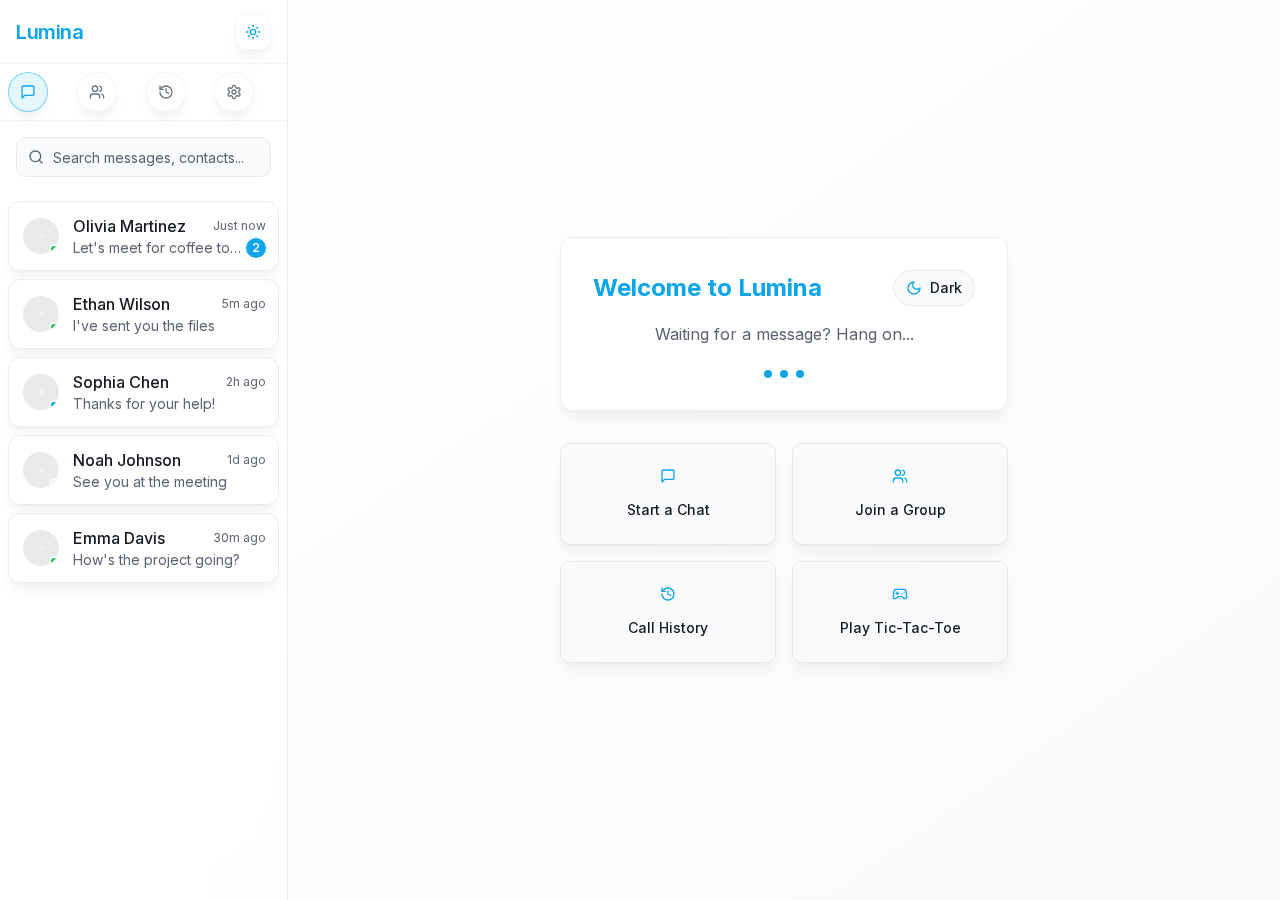
<file: index.html>
<!DOCTYPE html><html lang="en"><head><meta charSet="utf-8"/><meta name="viewport" content="width=device-width, initial-scale=1"/><link rel="stylesheet" href="/_next/static/css/ec5d7e66bd3b6cb8.css" data-precedence="next"/><link rel="stylesheet" href="/_next/static/css/7f6b2a204ef35b93.css" data-precedence="next"/><link rel="preload" as="script" fetchPriority="low" href="/_next/static/chunks/webpack-b1efe39ee8752225.js"/><script src="/_next/static/chunks/11eacf67-932752a9e6521830.js" async=""></script><script src="/_next/static/chunks/954-4e7b1b81e3061744.js" async=""></script><script src="/_next/static/chunks/main-app-cb0e9e108547cb54.js" async=""></script><script src="/_next/static/chunks/30-464fc7d5548dca1e.js" async=""></script><script src="/_next/static/chunks/app/layout-11281a5153cbd454.js" async=""></script><script src="/_next/static/chunks/178-53f9fdff17456501.js" async=""></script><script src="/_next/static/chunks/app/page-e907bf51ba3e029e.js" async=""></script><title>Lumina - Premium Messaging</title><meta name="description" content="A premium messaging experience with a modern aesthetic"/><meta name="generator" content="v0.dev"/><script src="/_next/static/chunks/polyfills-42372ed130431b0a.js" noModule=""></script></head><body class="__className_d65c78 antialiased"><script>((e,t,r,n,o,a,i,s)=>{let u=document.documentElement,l=["light","dark"];function c(t){var r;(Array.isArray(e)?e:[e]).forEach(e=>{let r="class"===e,n=r&&a?o.map(e=>a[e]||e):o;r?(u.classList.remove(...n),u.classList.add(a&&a[t]?a[t]:t)):u.setAttribute(e,t)}),r=t,s&&l.includes(r)&&(u.style.colorScheme=r)}if(n)c(n);else try{let e=localStorage.getItem(t)||r,n=i&&"system"===e?window.matchMedia("(prefers-color-scheme: dark)").matches?"dark":"light":e;c(n)}catch(e){}})("class","lumina-theme","light",null,["light","dark"],null,false,true)</script><div class="flex h-screen overflow-hidden bg-gradient-to-br from-glossy-white to-off-white dark:from-gray-900 dark:to-gray-800 transition-colors duration-300"><div class="flex-shrink-0 w-full md:w-72 md:flex-shrink-0 transition-all duration-300 ease-in-out block border-r border-light-gray/50 dark:border-gray-700"><button class="inline-flex items-center justify-center gap-2 whitespace-nowrap rounded-md text-sm font-medium ring-offset-background transition-colors focus-visible:outline-none focus-visible:ring-2 focus-visible:ring-ring focus-visible:ring-offset-2 disabled:pointer-events-none disabled:opacity-50 [&amp;_svg]:pointer-events-none [&amp;_svg]:size-4 [&amp;_svg]:shrink-0 hover:bg-accent hover:text-accent-foreground h-10 w-10 fixed left-4 top-4 z-50 md:hidden glossy-icon-button"><svg xmlns="http://www.w3.org/2000/svg" width="24" height="24" viewBox="0 0 24 24" fill="none" stroke="currentColor" stroke-width="2" stroke-linecap="round" stroke-linejoin="round" class="lucide lucide-menu h-5 w-5"><line x1="4" x2="20" y1="12" y2="12"></line><line x1="4" x2="20" y1="6" y2="6"></line><line x1="4" x2="20" y1="18" y2="18"></line></svg><span class="sr-only">Open menu</span></button><aside class="fixed inset-y-0 left-0 z-40 flex flex-col border-r border-light-gray bg-glossy-white/80 backdrop-blur-md transition-all duration-300 ease-in-out dark:bg-gray-900 dark:border-gray-800 w-full md:w-72"><div class="flex h-16 items-center justify-between border-b border-light-gray/50 dark:border-gray-800 px-4"><div class="flex items-center gap-2"><span class="text-xl font-semibold tracking-tight text-accent-blue animate-fade-slide-in dark:text-white">Lumina</span></div><div class="flex items-center gap-2"><button class="gap-2 whitespace-nowrap rounded-md text-sm font-medium ring-offset-background transition-colors focus-visible:outline-none focus-visible:ring-2 focus-visible:ring-ring focus-visible:ring-offset-2 disabled:pointer-events-none disabled:opacity-50 [&amp;_svg]:pointer-events-none [&amp;_svg]:size-4 [&amp;_svg]:shrink-0 hover:bg-accent hover:text-accent-foreground w-9 h-9 flex items-center justify-center glossy-icon-button" aria-label="Toggle theme"><svg xmlns="http://www.w3.org/2000/svg" width="24" height="24" viewBox="0 0 24 24" fill="none" stroke="currentColor" stroke-width="2" stroke-linecap="round" stroke-linejoin="round" class="lucide lucide-sun h-4 w-4 rotate-0 scale-100 transition-all text-accent-blue"><circle cx="12" cy="12" r="4"></circle><path d="M12 2v2"></path><path d="M12 20v2"></path><path d="m4.93 4.93 1.41 1.41"></path><path d="m17.66 17.66 1.41 1.41"></path><path d="M2 12h2"></path><path d="M20 12h2"></path><path d="m6.34 17.66-1.41 1.41"></path><path d="m19.07 4.93-1.41 1.41"></path></svg></button><button class="inline-flex items-center justify-center gap-2 whitespace-nowrap rounded-md text-sm font-medium ring-offset-background transition-colors focus-visible:outline-none focus-visible:ring-2 focus-visible:ring-ring focus-visible:ring-offset-2 disabled:pointer-events-none disabled:opacity-50 [&amp;_svg]:pointer-events-none [&amp;_svg]:size-4 [&amp;_svg]:shrink-0 hover:bg-accent hover:text-accent-foreground h-10 w-10 md:hidden glossy-icon-button dark:bg-gray-800 dark:border-gray-700"><svg xmlns="http://www.w3.org/2000/svg" width="24" height="24" viewBox="0 0 24 24" fill="none" stroke="currentColor" stroke-width="2" stroke-linecap="round" stroke-linejoin="round" class="lucide lucide-x h-5 w-5 dark:text-white"><path d="M18 6 6 18"></path><path d="m6 6 12 12"></path></svg><span class="sr-only">Close menu</span></button></div></div><nav class="flex border-b border-light-gray/50 dark:border-gray-800 p-2"><div class="grid grid-cols-4 gap-1 w-full"><button class="inline-flex items-center justify-center gap-2 whitespace-nowrap text-sm font-medium ring-offset-background transition-colors focus-visible:outline-none focus-visible:ring-2 focus-visible:ring-ring focus-visible:ring-offset-2 disabled:pointer-events-none disabled:opacity-50 [&amp;_svg]:pointer-events-none [&amp;_svg]:size-4 [&amp;_svg]:shrink-0 hover:bg-accent hover:text-accent-foreground h-10 w-10 rounded-full glossy-icon-button dark:border-gray-700 bg-accent-blue/10 text-accent-blue border-accent-blue/50 dark:bg-accent-blue/20" data-state="closed"><svg xmlns="http://www.w3.org/2000/svg" width="24" height="24" viewBox="0 0 24 24" fill="none" stroke="currentColor" stroke-width="2" stroke-linecap="round" stroke-linejoin="round" class="lucide lucide-message-square h-5 w-5 dark:text-white"><path d="M21 15a2 2 0 0 1-2 2H7l-4 4V5a2 2 0 0 1 2-2h14a2 2 0 0 1 2 2z"></path></svg><span class="sr-only">Direct Messages</span></button><button class="inline-flex items-center justify-center gap-2 whitespace-nowrap text-sm font-medium ring-offset-background transition-colors focus-visible:outline-none focus-visible:ring-2 focus-visible:ring-ring focus-visible:ring-offset-2 disabled:pointer-events-none disabled:opacity-50 [&amp;_svg]:pointer-events-none [&amp;_svg]:size-4 [&amp;_svg]:shrink-0 hover:bg-accent hover:text-accent-foreground h-10 w-10 rounded-full glossy-icon-button dark:bg-gray-800 dark:border-gray-700" data-state="closed"><svg xmlns="http://www.w3.org/2000/svg" width="24" height="24" viewBox="0 0 24 24" fill="none" stroke="currentColor" stroke-width="2" stroke-linecap="round" stroke-linejoin="round" class="lucide lucide-users h-5 w-5 dark:text-white"><path d="M16 21v-2a4 4 0 0 0-4-4H6a4 4 0 0 0-4 4v2"></path><circle cx="9" cy="7" r="4"></circle><path d="M22 21v-2a4 4 0 0 0-3-3.87"></path><path d="M16 3.13a4 4 0 0 1 0 7.75"></path></svg><span class="sr-only">Groups</span></button><button class="inline-flex items-center justify-center gap-2 whitespace-nowrap text-sm font-medium ring-offset-background transition-colors focus-visible:outline-none focus-visible:ring-2 focus-visible:ring-ring focus-visible:ring-offset-2 disabled:pointer-events-none disabled:opacity-50 [&amp;_svg]:pointer-events-none [&amp;_svg]:size-4 [&amp;_svg]:shrink-0 hover:bg-accent hover:text-accent-foreground h-10 w-10 rounded-full glossy-icon-button dark:bg-gray-800 dark:border-gray-700"><svg xmlns="http://www.w3.org/2000/svg" width="24" height="24" viewBox="0 0 24 24" fill="none" stroke="currentColor" stroke-width="2" stroke-linecap="round" stroke-linejoin="round" class="lucide lucide-history h-5 w-5 dark:text-white"><path d="M3 12a9 9 0 1 0 9-9 9.75 9.75 0 0 0-6.74 2.74L3 8"></path><path d="M3 3v5h5"></path><path d="M12 7v5l4 2"></path></svg><span class="sr-only">Call History</span></button><button class="inline-flex items-center justify-center gap-2 whitespace-nowrap text-sm font-medium ring-offset-background transition-colors focus-visible:outline-none focus-visible:ring-2 focus-visible:ring-ring focus-visible:ring-offset-2 disabled:pointer-events-none disabled:opacity-50 [&amp;_svg]:pointer-events-none [&amp;_svg]:size-4 [&amp;_svg]:shrink-0 hover:bg-accent hover:text-accent-foreground h-10 w-10 rounded-full glossy-icon-button dark:bg-gray-800 dark:border-gray-700"><svg xmlns="http://www.w3.org/2000/svg" width="24" height="24" viewBox="0 0 24 24" fill="none" stroke="currentColor" stroke-width="2" stroke-linecap="round" stroke-linejoin="round" class="lucide lucide-settings h-5 w-5 dark:text-white"><path d="M12.22 2h-.44a2 2 0 0 0-2 2v.18a2 2 0 0 1-1 1.73l-.43.25a2 2 0 0 1-2 0l-.15-.08a2 2 0 0 0-2.73.73l-.22.38a2 2 0 0 0 .73 2.73l.15.1a2 2 0 0 1 1 1.72v.51a2 2 0 0 1-1 1.74l-.15.09a2 2 0 0 0-.73 2.73l.22.38a2 2 0 0 0 2.73.73l.15-.08a2 2 0 0 1 2 0l.43.25a2 2 0 0 1 1 1.73V20a2 2 0 0 0 2 2h.44a2 2 0 0 0 2-2v-.18a2 2 0 0 1 1-1.73l.43-.25a2 2 0 0 1 2 0l.15.08a2 2 0 0 0 2.73-.73l.22-.39a2 2 0 0 0-.73-2.73l-.15-.08a2 2 0 0 1-1-1.74v-.5a2 2 0 0 1 1-1.74l.15-.09a2 2 0 0 0 .73-2.73l-.22-.38a2 2 0 0 0-2.73-.73l-.15.08a2 2 0 0 1-2 0l-.43-.25a2 2 0 0 1-1-1.73V4a2 2 0 0 0-2-2z"></path><circle cx="12" cy="12" r="3"></circle></svg><span class="sr-only">Settings</span></button></div></nav><div class="p-4"><div class="relative"><div class="absolute left-3 top-1/2 -translate-y-1/2 text-muted-foreground dark:text-gray-400"><svg xmlns="http://www.w3.org/2000/svg" width="24" height="24" viewBox="0 0 24 24" fill="none" stroke="currentColor" stroke-width="2" stroke-linecap="round" stroke-linejoin="round" class="lucide lucide-search h-4 w-4"><circle cx="11" cy="11" r="8"></circle><path d="m21 21-4.3-4.3"></path></svg></div><input type="search" class="flex h-10 w-full rounded-md border bg-background px-3 py-2 text-base ring-offset-background file:border-0 file:bg-transparent file:text-sm file:font-medium file:text-foreground placeholder:text-muted-foreground focus-visible:outline-none focus-visible:ring-2 focus-visible:ring-offset-2 disabled:cursor-not-allowed disabled:opacity-50 md:text-sm pl-9 border-light-gray focus-visible:ring-accent-blue dark:bg-gray-800 dark:border-gray-700 dark:text-white dark:placeholder-gray-400" placeholder="Search messages, contacts..." value=""/></div></div><div class="flex-1 overflow-auto p-2 scrollbar-thin scrollbar-thumb-light-gray/50 scrollbar-track-transparent dark:scrollbar-thumb-gray-700"><div class="space-y-2"><button class="group w-full text-left transition-all duration-200 glossy-card dark:bg-gray-800 dark:border-gray-700 p-3"><div class="relative flex items-center gap-3"><span class="relative flex shrink-0 overflow-hidden rounded-full profile-picture h-10 w-10"><span class="flex h-full w-full items-center justify-center rounded-full bg-muted">O</span><span class="absolute bottom-0 right-0 h-2.5 w-2.5 rounded-full border-2 border-background dark:border-gray-800 bg-green-500"></span></span><div class="flex-1 truncate"><div class="flex items-center justify-between"><span class="font-medium transition-colors duration-200 dark:text-white">Olivia Martinez</span><span class="text-xs text-muted-foreground dark:text-gray-400">Just now</span></div><div class="flex items-center justify-between"><span class="truncate text-sm text-muted-foreground dark:text-gray-400">Let&#x27;s meet for coffee tomorrow</span><span class="flex h-5 min-w-5 items-center justify-center rounded-full bg-accent-blue px-1.5 text-xs font-medium text-white animate-pulse-glossy">2</span></div></div></div></button><button class="group w-full text-left transition-all duration-200 glossy-card dark:bg-gray-800 dark:border-gray-700 p-3"><div class="relative flex items-center gap-3"><span class="relative flex shrink-0 overflow-hidden rounded-full profile-picture h-10 w-10"><span class="flex h-full w-full items-center justify-center rounded-full bg-muted">E</span><span class="absolute bottom-0 right-0 h-2.5 w-2.5 rounded-full border-2 border-background dark:border-gray-800 bg-green-500"></span></span><div class="flex-1 truncate"><div class="flex items-center justify-between"><span class="font-medium transition-colors duration-200 dark:text-white">Ethan Wilson</span><span class="text-xs text-muted-foreground dark:text-gray-400">5m ago</span></div><div class="flex items-center justify-between"><span class="truncate text-sm text-muted-foreground dark:text-gray-400">I&#x27;ve sent you the files</span></div></div></div></button><button class="group w-full text-left transition-all duration-200 glossy-card dark:bg-gray-800 dark:border-gray-700 p-3"><div class="relative flex items-center gap-3"><span class="relative flex shrink-0 overflow-hidden rounded-full profile-picture h-10 w-10"><span class="flex h-full w-full items-center justify-center rounded-full bg-muted">S</span><span class="absolute bottom-0 right-0 h-2.5 w-2.5 rounded-full border-2 border-background dark:border-gray-800 bg-accent-blue"></span></span><div class="flex-1 truncate"><div class="flex items-center justify-between"><span class="font-medium transition-colors duration-200 dark:text-white">Sophia Chen</span><span class="text-xs text-muted-foreground dark:text-gray-400">2h ago</span></div><div class="flex items-center justify-between"><span class="truncate text-sm text-muted-foreground dark:text-gray-400">Thanks for your help!</span></div></div></div></button><button class="group w-full text-left transition-all duration-200 glossy-card dark:bg-gray-800 dark:border-gray-700 p-3"><div class="relative flex items-center gap-3"><span class="relative flex shrink-0 overflow-hidden rounded-full profile-picture h-10 w-10"><span class="flex h-full w-full items-center justify-center rounded-full bg-muted">N</span><span class="absolute bottom-0 right-0 h-2.5 w-2.5 rounded-full border-2 border-background dark:border-gray-800 bg-muted dark:bg-gray-600"></span></span><div class="flex-1 truncate"><div class="flex items-center justify-between"><span class="font-medium transition-colors duration-200 dark:text-white">Noah Johnson</span><span class="text-xs text-muted-foreground dark:text-gray-400">1d ago</span></div><div class="flex items-center justify-between"><span class="truncate text-sm text-muted-foreground dark:text-gray-400">See you at the meeting</span></div></div></div></button><button class="group w-full text-left transition-all duration-200 glossy-card dark:bg-gray-800 dark:border-gray-700 p-3"><div class="relative flex items-center gap-3"><span class="relative flex shrink-0 overflow-hidden rounded-full profile-picture h-10 w-10"><span class="flex h-full w-full items-center justify-center rounded-full bg-muted">E</span><span class="absolute bottom-0 right-0 h-2.5 w-2.5 rounded-full border-2 border-background dark:border-gray-800 bg-green-500"></span></span><div class="flex-1 truncate"><div class="flex items-center justify-between"><span class="font-medium transition-colors duration-200 dark:text-white">Emma Davis</span><span class="text-xs text-muted-foreground dark:text-gray-400">30m ago</span></div><div class="flex items-center justify-between"><span class="truncate text-sm text-muted-foreground dark:text-gray-400">How&#x27;s the project going?</span></div></div></div></button></div></div></aside></div><main class="flex-1 transition-all duration-300 ease-in-out hidden md:block"><div class="flex flex-col items-center justify-center h-full p-4 md:p-8"><div class="w-full max-w-md text-center" style="opacity:0;transform:translateY(20px)"><div class="glossy-card p-8 mb-8 dark:bg-gray-800 dark:border-gray-700"><div class="flex justify-between items-center mb-4"><h1 class="text-2xl font-bold text-accent-blue dark:text-white">Welcome to Lumina</h1><button class="gap-2 whitespace-nowrap rounded-md text-sm font-medium ring-offset-background transition-colors focus-visible:outline-none focus-visible:ring-2 focus-visible:ring-ring focus-visible:ring-offset-2 disabled:pointer-events-none disabled:opacity-50 [&amp;_svg]:pointer-events-none [&amp;_svg]:size-4 [&amp;_svg]:shrink-0 hover:bg-accent hover:text-accent-foreground w-9 h-9 flex items-center justify-center ml-auto" aria-label="Toggle theme"><svg xmlns="http://www.w3.org/2000/svg" width="24" height="24" viewBox="0 0 24 24" fill="none" stroke="currentColor" stroke-width="2" stroke-linecap="round" stroke-linejoin="round" class="lucide lucide-sun h-4 w-4 rotate-0 scale-100 transition-all text-accent-blue"><circle cx="12" cy="12" r="4"></circle><path d="M12 2v2"></path><path d="M12 20v2"></path><path d="m4.93 4.93 1.41 1.41"></path><path d="m17.66 17.66 1.41 1.41"></path><path d="M2 12h2"></path><path d="M20 12h2"></path><path d="m6.34 17.66-1.41 1.41"></path><path d="m19.07 4.93-1.41 1.41"></path></svg></button></div><p class="text-muted-foreground mb-6 dark:text-gray-300">Waiting for a message? Hang on...</p><div class="flex justify-center"><div class="flex items-center space-x-2"><span class="typing-dot animate-typing-dot" style="animation-delay:0ms"></span><span class="typing-dot animate-typing-dot" style="animation-delay:200ms"></span><span class="typing-dot animate-typing-dot" style="animation-delay:400ms"></span></div></div></div><div class="grid grid-cols-1 md:grid-cols-2 gap-4 transition-colors duration-300"><button class="gap-2 whitespace-nowrap rounded-md text-sm font-medium ring-offset-background transition-colors focus-visible:outline-none focus-visible:ring-2 focus-visible:ring-ring focus-visible:ring-offset-2 disabled:pointer-events-none disabled:opacity-50 [&amp;_svg]:pointer-events-none [&amp;_svg]:size-4 [&amp;_svg]:shrink-0 border border-input bg-background hover:bg-accent hover:text-accent-foreground glossy-card flex flex-col items-center justify-center p-6 h-auto hover:shadow-glossy-hover dark:bg-gray-800 dark:border-gray-700 dark:text-white"><svg xmlns="http://www.w3.org/2000/svg" width="24" height="24" viewBox="0 0 24 24" fill="none" stroke="currentColor" stroke-width="2" stroke-linecap="round" stroke-linejoin="round" class="lucide lucide-message-square h-10 w-10 text-accent-blue mb-2"><path d="M21 15a2 2 0 0 1-2 2H7l-4 4V5a2 2 0 0 1 2-2h14a2 2 0 0 1 2 2z"></path></svg><span class="font-medium">Start a Chat</span></button><button class="gap-2 whitespace-nowrap rounded-md text-sm font-medium ring-offset-background transition-colors focus-visible:outline-none focus-visible:ring-2 focus-visible:ring-ring focus-visible:ring-offset-2 disabled:pointer-events-none disabled:opacity-50 [&amp;_svg]:pointer-events-none [&amp;_svg]:size-4 [&amp;_svg]:shrink-0 border border-input bg-background hover:bg-accent hover:text-accent-foreground glossy-card flex flex-col items-center justify-center p-6 h-auto hover:shadow-glossy-hover dark:bg-gray-800 dark:border-gray-700 dark:text-white"><svg xmlns="http://www.w3.org/2000/svg" width="24" height="24" viewBox="0 0 24 24" fill="none" stroke="currentColor" stroke-width="2" stroke-linecap="round" stroke-linejoin="round" class="lucide lucide-users h-10 w-10 text-accent-blue mb-2"><path d="M16 21v-2a4 4 0 0 0-4-4H6a4 4 0 0 0-4 4v2"></path><circle cx="9" cy="7" r="4"></circle><path d="M22 21v-2a4 4 0 0 0-3-3.87"></path><path d="M16 3.13a4 4 0 0 1 0 7.75"></path></svg><span class="font-medium">Join a Group</span></button><button class="gap-2 whitespace-nowrap rounded-md text-sm font-medium ring-offset-background transition-colors focus-visible:outline-none focus-visible:ring-2 focus-visible:ring-ring focus-visible:ring-offset-2 disabled:pointer-events-none disabled:opacity-50 [&amp;_svg]:pointer-events-none [&amp;_svg]:size-4 [&amp;_svg]:shrink-0 border border-input bg-background hover:bg-accent hover:text-accent-foreground glossy-card flex flex-col items-center justify-center p-6 h-auto hover:shadow-glossy-hover dark:bg-gray-800 dark:border-gray-700 dark:text-white"><svg xmlns="http://www.w3.org/2000/svg" width="24" height="24" viewBox="0 0 24 24" fill="none" stroke="currentColor" stroke-width="2" stroke-linecap="round" stroke-linejoin="round" class="lucide lucide-history h-10 w-10 text-accent-blue mb-2"><path d="M3 12a9 9 0 1 0 9-9 9.75 9.75 0 0 0-6.74 2.74L3 8"></path><path d="M3 3v5h5"></path><path d="M12 7v5l4 2"></path></svg><span class="font-medium">Call History</span></button><button class="gap-2 whitespace-nowrap rounded-md text-sm font-medium ring-offset-background transition-colors focus-visible:outline-none focus-visible:ring-2 focus-visible:ring-ring focus-visible:ring-offset-2 disabled:pointer-events-none disabled:opacity-50 [&amp;_svg]:pointer-events-none [&amp;_svg]:size-4 [&amp;_svg]:shrink-0 border border-input bg-background hover:bg-accent hover:text-accent-foreground glossy-card flex flex-col items-center justify-center p-6 h-auto hover:shadow-glossy-hover dark:bg-gray-800 dark:border-gray-700 dark:text-white"><svg xmlns="http://www.w3.org/2000/svg" width="24" height="24" viewBox="0 0 24 24" fill="none" stroke="currentColor" stroke-width="2" stroke-linecap="round" stroke-linejoin="round" class="lucide lucide-gamepad2 h-10 w-10 text-accent-blue mb-2"><line x1="6" x2="10" y1="11" y2="11"></line><line x1="8" x2="8" y1="9" y2="13"></line><line x1="15" x2="15.01" y1="12" y2="12"></line><line x1="18" x2="18.01" y1="10" y2="10"></line><path d="M17.32 5H6.68a4 4 0 0 0-3.978 3.59c-.006.052-.01.101-.017.152C2.604 9.416 2 14.456 2 16a3 3 0 0 0 3 3c1 0 1.5-.5 2-1l1.414-1.414A2 2 0 0 1 9.828 16h4.344a2 2 0 0 1 1.414.586L17 18c.5.5 1 1 2 1a3 3 0 0 0 3-3c0-1.545-.604-6.584-.685-7.258-.007-.05-.011-.1-.017-.151A4 4 0 0 0 17.32 5z"></path></svg><span class="font-medium">Play Tic-Tac-Toe</span></button></div></div></div></main></div><div role="region" aria-label="Notifications (F8)" tabindex="-1" style="pointer-events:none"><ol tabindex="-1" class="fixed top-0 z-[100] flex max-h-screen w-full flex-col-reverse p-4 sm:bottom-0 sm:right-0 sm:top-auto sm:flex-col md:max-w-[420px]"></ol></div><script src="/_next/static/chunks/webpack-b1efe39ee8752225.js" async=""></script><script>(self.__next_f=self.__next_f||[]).push([0])</script><script>self.__next_f.push([1,"1:\"$Sreact.fragment\"\n2:I[1168,[\"30\",\"static/chunks/30-464fc7d5548dca1e.js\",\"177\",\"static/chunks/app/layout-11281a5153cbd454.js\"],\"ThemeProvider\"]\n3:I[1063,[],\"\"]\n4:I[1483,[],\"\"]\n5:I[8700,[\"30\",\"static/chunks/30-464fc7d5548dca1e.js\",\"177\",\"static/chunks/app/layout-11281a5153cbd454.js\"],\"Toaster\"]\n6:I[5234,[],\"ClientPageRoot\"]\n7:I[1036,[\"30\",\"static/chunks/30-464fc7d5548dca1e.js\",\"178\",\"static/chunks/178-53f9fdff17456501.js\",\"974\",\"static/chunks/app/page-e907bf51ba3e029e.js\"],\"default\"]\na:I[5125,[],\"OutletBoundary\"]\nd:I[5125,[],\"ViewportBoundary\"]\nf:I[5125,[],\"MetadataBoundary\"]\n11:I[1954,[],\"\"]\n:HL[\"/_next/static/css/ec5d7e66bd3b6cb8.css\",\"style\"]\n:HL[\"/_next/static/css/7f6b2a204ef35b93.css\",\"style\"]\n"])</script><script>self.__next_f.push([1,"0:{\"P\":null,\"b\":\"Okg_2yDXZg9H8JqCQpIPF\",\"p\":\"\",\"c\":[\"\",\"\"],\"i\":false,\"f\":[[[\"\",{\"children\":[\"__PAGE__\",{}]},\"$undefined\",\"$undefined\",true],[\"\",[\"$\",\"$1\",\"c\",{\"children\":[[[\"$\",\"link\",\"0\",{\"rel\":\"stylesheet\",\"href\":\"/_next/static/css/ec5d7e66bd3b6cb8.css\",\"precedence\":\"next\",\"crossOrigin\":\"$undefined\",\"nonce\":\"$undefined\"}],[\"$\",\"link\",\"1\",{\"rel\":\"stylesheet\",\"href\":\"/_next/static/css/7f6b2a204ef35b93.css\",\"precedence\":\"next\",\"crossOrigin\":\"$undefined\",\"nonce\":\"$undefined\"}]],[\"$\",\"html\",null,{\"lang\":\"en\",\"suppressHydrationWarning\":true,\"children\":[\"$\",\"body\",null,{\"className\":\"__className_d65c78 antialiased\",\"children\":[\"$\",\"$L2\",null,{\"attribute\":\"class\",\"defaultTheme\":\"light\",\"enableSystem\":false,\"storageKey\":\"lumina-theme\",\"children\":[[\"$\",\"$L3\",null,{\"parallelRouterKey\":\"children\",\"error\":\"$undefined\",\"errorStyles\":\"$undefined\",\"errorScripts\":\"$undefined\",\"template\":[\"$\",\"$L4\",null,{}],\"templateStyles\":\"$undefined\",\"templateScripts\":\"$undefined\",\"notFound\":[[[\"$\",\"title\",null,{\"children\":\"404: This page could not be found.\"}],[\"$\",\"div\",null,{\"style\":{\"fontFamily\":\"system-ui,\\\"Segoe UI\\\",Roboto,Helvetica,Arial,sans-serif,\\\"Apple Color Emoji\\\",\\\"Segoe UI Emoji\\\"\",\"height\":\"100vh\",\"textAlign\":\"center\",\"display\":\"flex\",\"flexDirection\":\"column\",\"alignItems\":\"center\",\"justifyContent\":\"center\"},\"children\":[\"$\",\"div\",null,{\"children\":[[\"$\",\"style\",null,{\"dangerouslySetInnerHTML\":{\"__html\":\"body{color:#000;background:#fff;margin:0}.next-error-h1{border-right:1px solid rgba(0,0,0,.3)}@media (prefers-color-scheme:dark){body{color:#fff;background:#000}.next-error-h1{border-right:1px solid rgba(255,255,255,.3)}}\"}}],[\"$\",\"h1\",null,{\"className\":\"next-error-h1\",\"style\":{\"display\":\"inline-block\",\"margin\":\"0 20px 0 0\",\"padding\":\"0 23px 0 0\",\"fontSize\":24,\"fontWeight\":500,\"verticalAlign\":\"top\",\"lineHeight\":\"49px\"},\"children\":404}],[\"$\",\"div\",null,{\"style\":{\"display\":\"inline-block\"},\"children\":[\"$\",\"h2\",null,{\"style\":{\"fontSize\":14,\"fontWeight\":400,\"lineHeight\":\"49px\",\"margin\":0},\"children\":\"This page could not be found.\"}]}]]}]}]],[]],\"forbidden\":\"$undefined\",\"unauthorized\":\"$undefined\"}],[\"$\",\"$L5\",null,{}]]}]}]}]]}],{\"children\":[\"__PAGE__\",[\"$\",\"$1\",\"c\",{\"children\":[[\"$\",\"$L6\",null,{\"Component\":\"$7\",\"searchParams\":{},\"params\":{},\"promises\":[\"$@8\",\"$@9\"]}],\"$undefined\",null,[\"$\",\"$La\",null,{\"children\":[\"$Lb\",\"$Lc\",null]}]]}],{},null,false]},null,false],[\"$\",\"$1\",\"h\",{\"children\":[null,[\"$\",\"$1\",\"vmOCYsN7N08hWHvmsJtZi\",{\"children\":[[\"$\",\"$Ld\",null,{\"children\":\"$Le\"}],null]}],[\"$\",\"$Lf\",null,{\"children\":\"$L10\"}]]}],false]],\"m\":\"$undefined\",\"G\":[\"$11\",\"$undefined\"],\"s\":false,\"S\":true}\n"])</script><script>self.__next_f.push([1,"8:{}\n9:{}\n"])</script><script>self.__next_f.push([1,"e:[[\"$\",\"meta\",\"0\",{\"charSet\":\"utf-8\"}],[\"$\",\"meta\",\"1\",{\"name\":\"viewport\",\"content\":\"width=device-width, initial-scale=1\"}]]\nb:null\n"])</script><script>self.__next_f.push([1,"c:null\n10:[[\"$\",\"title\",\"0\",{\"children\":\"Lumina - Premium Messaging\"}],[\"$\",\"meta\",\"1\",{\"name\":\"description\",\"content\":\"A premium messaging experience with a modern aesthetic\"}],[\"$\",\"meta\",\"2\",{\"name\":\"generator\",\"content\":\"v0.dev\"}]]\n"])</script></body></html>
</file>
<file: _next/static/css/ec5d7e66bd3b6cb8.css>
@font-face{font-family:Inter;font-style:normal;font-weight:100 900;font-display:swap;src:url(/_next/static/media/55c55f0601d81cf3-s.woff2) format("woff2");unicode-range:u+0460-052f,u+1c80-1c8a,u+20b4,u+2de0-2dff,u+a640-a69f,u+fe2e-fe2f}@font-face{font-family:Inter;font-style:normal;font-weight:100 900;font-display:swap;src:url(/_next/static/media/26a46d62cd723877-s.woff2) format("woff2");unicode-range:u+0301,u+0400-045f,u+0490-0491,u+04b0-04b1,u+2116}@font-face{font-family:Inter;font-style:normal;font-weight:100 900;font-display:swap;src:url(/_next/static/media/97e0cb1ae144a2a9-s.woff2) format("woff2");unicode-range:u+1f??}@font-face{font-family:Inter;font-style:normal;font-weight:100 900;font-display:swap;src:url(/_next/static/media/581909926a08bbc8-s.woff2) format("woff2");unicode-range:u+0370-0377,u+037a-037f,u+0384-038a,u+038c,u+038e-03a1,u+03a3-03ff}@font-face{font-family:Inter;font-style:normal;font-weight:100 900;font-display:swap;src:url(/_next/static/media/df0a9ae256c0569c-s.woff2) format("woff2");unicode-range:u+0102-0103,u+0110-0111,u+0128-0129,u+0168-0169,u+01a0-01a1,u+01af-01b0,u+0300-0301,u+0303-0304,u+0308-0309,u+0323,u+0329,u+1ea0-1ef9,u+20ab}@font-face{font-family:Inter;font-style:normal;font-weight:100 900;font-display:swap;src:url(/_next/static/media/6d93bde91c0c2823-s.woff2) format("woff2");unicode-range:u+0100-02ba,u+02bd-02c5,u+02c7-02cc,u+02ce-02d7,u+02dd-02ff,u+0304,u+0308,u+0329,u+1d00-1dbf,u+1e00-1e9f,u+1ef2-1eff,u+2020,u+20a0-20ab,u+20ad-20c0,u+2113,u+2c60-2c7f,u+a720-a7ff}@font-face{font-family:Inter;font-style:normal;font-weight:100 900;font-display:swap;src:url(/_next/static/media/a34f9d1faa5f3315-s.p.woff2) format("woff2");unicode-range:u+00??,u+0131,u+0152-0153,u+02bb-02bc,u+02c6,u+02da,u+02dc,u+0304,u+0308,u+0329,u+2000-206f,u+20ac,u+2122,u+2191,u+2193,u+2212,u+2215,u+feff,u+fffd}@font-face{font-family:Inter Fallback;src:local("Arial");ascent-override:90.44%;descent-override:22.52%;line-gap-override:0.00%;size-adjust:107.12%}.__className_d65c78{font-family:Inter,Inter Fallback;font-style:normal}.__variable_d65c78{--font-inter:"Inter","Inter Fallback"}
</file>
<file: _next/static/css/7f6b2a204ef35b93.css>
*,:after,:before{--tw-border-spacing-x:0;--tw-border-spacing-y:0;--tw-translate-x:0;--tw-translate-y:0;--tw-rotate:0;--tw-skew-x:0;--tw-skew-y:0;--tw-scale-x:1;--tw-scale-y:1;--tw-pan-x: ;--tw-pan-y: ;--tw-pinch-zoom: ;--tw-scroll-snap-strictness:proximity;--tw-gradient-from-position: ;--tw-gradient-via-position: ;--tw-gradient-to-position: ;--tw-ordinal: ;--tw-slashed-zero: ;--tw-numeric-figure: ;--tw-numeric-spacing: ;--tw-numeric-fraction: ;--tw-ring-inset: ;--tw-ring-offset-width:0px;--tw-ring-offset-color:#fff;--tw-ring-color:rgb(59 130 246/0.5);--tw-ring-offset-shadow:0 0 #0000;--tw-ring-shadow:0 0 #0000;--tw-shadow:0 0 #0000;--tw-shadow-colored:0 0 #0000;--tw-blur: ;--tw-brightness: ;--tw-contrast: ;--tw-grayscale: ;--tw-hue-rotate: ;--tw-invert: ;--tw-saturate: ;--tw-sepia: ;--tw-drop-shadow: ;--tw-backdrop-blur: ;--tw-backdrop-brightness: ;--tw-backdrop-contrast: ;--tw-backdrop-grayscale: ;--tw-backdrop-hue-rotate: ;--tw-backdrop-invert: ;--tw-backdrop-opacity: ;--tw-backdrop-saturate: ;--tw-backdrop-sepia: ;--tw-contain-size: ;--tw-contain-layout: ;--tw-contain-paint: ;--tw-contain-style: }::backdrop{--tw-border-spacing-x:0;--tw-border-spacing-y:0;--tw-translate-x:0;--tw-translate-y:0;--tw-rotate:0;--tw-skew-x:0;--tw-skew-y:0;--tw-scale-x:1;--tw-scale-y:1;--tw-pan-x: ;--tw-pan-y: ;--tw-pinch-zoom: ;--tw-scroll-snap-strictness:proximity;--tw-gradient-from-position: ;--tw-gradient-via-position: ;--tw-gradient-to-position: ;--tw-ordinal: ;--tw-slashed-zero: ;--tw-numeric-figure: ;--tw-numeric-spacing: ;--tw-numeric-fraction: ;--tw-ring-inset: ;--tw-ring-offset-width:0px;--tw-ring-offset-color:#fff;--tw-ring-color:rgb(59 130 246/0.5);--tw-ring-offset-shadow:0 0 #0000;--tw-ring-shadow:0 0 #0000;--tw-shadow:0 0 #0000;--tw-shadow-colored:0 0 #0000;--tw-blur: ;--tw-brightness: ;--tw-contrast: ;--tw-grayscale: ;--tw-hue-rotate: ;--tw-invert: ;--tw-saturate: ;--tw-sepia: ;--tw-drop-shadow: ;--tw-backdrop-blur: ;--tw-backdrop-brightness: ;--tw-backdrop-contrast: ;--tw-backdrop-grayscale: ;--tw-backdrop-hue-rotate: ;--tw-backdrop-invert: ;--tw-backdrop-opacity: ;--tw-backdrop-saturate: ;--tw-backdrop-sepia: ;--tw-contain-size: ;--tw-contain-layout: ;--tw-contain-paint: ;--tw-contain-style: }/*
! tailwindcss v3.4.17 | MIT License | https://tailwindcss.com
*/*,:after,:before{box-sizing:border-box;border:0 solid #e5e7eb}:after,:before{--tw-content:""}:host,html{line-height:1.5;-webkit-text-size-adjust:100%;-moz-tab-size:4;tab-size:4;font-family:ui-sans-serif,system-ui,sans-serif,Apple Color Emoji,Segoe UI Emoji,Segoe UI Symbol,Noto Color Emoji;font-feature-settings:normal;font-variation-settings:normal;-webkit-tap-highlight-color:transparent}body{margin:0;line-height:inherit}hr{height:0;color:inherit;border-top-width:1px}abbr:where([title]){text-decoration:underline dotted}h1,h2,h3,h4,h5,h6{font-size:inherit;font-weight:inherit}a{color:inherit;text-decoration:inherit}b,strong{font-weight:bolder}code,kbd,pre,samp{font-family:ui-monospace,SFMono-Regular,Menlo,Monaco,Consolas,Liberation Mono,Courier New,monospace;font-feature-settings:normal;font-variation-settings:normal;font-size:1em}small{font-size:80%}sub,sup{font-size:75%;line-height:0;position:relative;vertical-align:baseline}sub{bottom:-.25em}sup{top:-.5em}table{text-indent:0;border-color:inherit;border-collapse:collapse}button,input,optgroup,select,textarea{font-family:inherit;font-feature-settings:inherit;font-variation-settings:inherit;font-size:100%;font-weight:inherit;line-height:inherit;letter-spacing:inherit;color:inherit;margin:0;padding:0}button,select{text-transform:none}button,input:where([type=button]),input:where([type=reset]),input:where([type=submit]){-webkit-appearance:button;background-color:transparent;background-image:none}:-moz-focusring{outline:auto}:-moz-ui-invalid{box-shadow:none}progress{vertical-align:baseline}::-webkit-inner-spin-button,::-webkit-outer-spin-button{height:auto}[type=search]{-webkit-appearance:textfield;outline-offset:-2px}::-webkit-search-decoration{-webkit-appearance:none}::-webkit-file-upload-button{-webkit-appearance:button;font:inherit}summary{display:list-item}blockquote,dd,dl,figure,h1,h2,h3,h4,h5,h6,hr,p,pre{margin:0}fieldset{margin:0}fieldset,legend{padding:0}menu,ol,ul{list-style:none;margin:0;padding:0}dialog{padding:0}textarea{resize:vertical}input::placeholder,textarea::placeholder{opacity:1;color:#9ca3af}[role=button],button{cursor:pointer}:disabled{cursor:default}audio,canvas,embed,iframe,img,object,svg,video{display:block;vertical-align:middle}img,video{max-width:100%;height:auto}[hidden]:where(:not([hidden=until-found])){display:none}:root{--background:210 20% 98%;--foreground:220 20% 10%;--card:0 0% 100%;--card-foreground:220 20% 10%;--popover:0 0% 100%;--popover-foreground:220 20% 10%;--primary:199 89% 48%;--primary-foreground:0 0% 100%;--secondary:210 20% 96%;--secondary-foreground:220 20% 10%;--muted:210 20% 96%;--muted-foreground:220 10% 40%;--accent:210 20% 96%;--accent-foreground:220 20% 10%;--destructive:0 84.2% 60.2%;--destructive-foreground:0 0% 98%;--border:220 13% 91%;--input:220 13% 91%;--ring:199 89% 48%;--radius:0.75rem}.dark{--background:220 20% 10%;--foreground:210 20% 98%;--card:220 20% 8%;--card-foreground:210 20% 98%;--popover:220 20% 8%;--popover-foreground:210 20% 98%;--primary:199 89% 48%;--primary-foreground:0 0% 100%;--secondary:220 20% 16%;--secondary-foreground:210 20% 98%;--muted:220 20% 16%;--muted-foreground:220 10% 70%;--accent:220 20% 16%;--accent-foreground:210 20% 98%;--destructive:0 62.8% 30.6%;--destructive-foreground:210 20% 98%;--border:220 20% 16%;--input:220 20% 16%;--ring:199 89% 48%}*{border-color:hsl(var(--border))}body{background-color:hsl(var(--background));color:hsl(var(--foreground));font-feature-settings:"rlig" 1,"calt" 1}.container{width:100%;margin-right:auto;margin-left:auto;padding-right:2rem;padding-left:2rem}@media (min-width:1400px){.container{max-width:1400px}}.message-bubble{position:relative;border-radius:.75rem;padding:.75rem;transition-property:all;transition-duration:.3s;transition-timing-function:cubic-bezier(.4,0,.2,1);animation-duration:.3s;animation-timing-function:cubic-bezier(.4,0,.2,1)}.message-bubble-sent{background-image:linear-gradient(135deg,#0EA5E9,#38BDF8);--tw-text-opacity:1;color:rgb(255 255 255/var(--tw-text-opacity,1))}.message-bubble-received{background-color:hsl(var(--secondary));color:hsl(var(--secondary-foreground))}.message-bubble-received:is(.dark *){--tw-bg-opacity:1;background-color:rgb(55 65 81/var(--tw-bg-opacity,1));--tw-text-opacity:1;color:rgb(243 244 246/var(--tw-text-opacity,1))}.message-bubble-system{background-color:hsl(var(--secondary)/.3);color:hsl(var(--muted-foreground))}.message-bubble-system:is(.dark *){background-color:rgb(55 65 81/.3);--tw-text-opacity:1;color:rgb(209 213 219/var(--tw-text-opacity,1))}.message-bubble:hover{--tw-translate-y:-0.125rem;transform:translate(var(--tw-translate-x),var(--tw-translate-y)) rotate(var(--tw-rotate)) skewX(var(--tw-skew-x)) skewY(var(--tw-skew-y)) scaleX(var(--tw-scale-x)) scaleY(var(--tw-scale-y));--tw-shadow:0 4px 12px rgba(0,0,0,0.08);--tw-shadow-colored:0 4px 12px var(--tw-shadow-color);box-shadow:var(--tw-ring-offset-shadow,0 0 #0000),var(--tw-ring-shadow,0 0 #0000),var(--tw-shadow)}.typing-dot{display:inline-block;height:.5rem;width:.5rem;border-radius:9999px;--tw-bg-opacity:1;background-color:rgb(14 165 233/var(--tw-bg-opacity,1))}.profile-picture{position:relative;border-radius:9999px;border-width:2px;border-color:transparent;transition-property:all;transition-timing-function:cubic-bezier(.4,0,.2,1);transition-duration:.3s;animation-duration:.3s}.profile-picture:hover{--tw-scale-x:1.05;--tw-scale-y:1.05;transform:translate(var(--tw-translate-x),var(--tw-translate-y)) rotate(var(--tw-rotate)) skewX(var(--tw-skew-x)) skewY(var(--tw-skew-y)) scaleX(var(--tw-scale-x)) scaleY(var(--tw-scale-y));animation:pulse-glossy 2s infinite;--tw-border-opacity:1;border-color:rgb(14 165 233/var(--tw-border-opacity,1))}.sidebar-item.\!active,.sidebar-item.active{background-color:hsl(var(--secondary));color:hsl(var(--foreground))}.sidebar-item.\!active:is(.dark *){background-color:rgb(55 65 81/.5);--tw-text-opacity:1;color:rgb(14 165 233/var(--tw-text-opacity,1))}.sidebar-item.active:is(.dark *){background-color:rgb(55 65 81/.5);--tw-text-opacity:1;color:rgb(14 165 233/var(--tw-text-opacity,1))}.glossy-card{border-radius:.75rem;border-width:1px;--tw-border-opacity:1;border-color:rgb(233 236 239/var(--tw-border-opacity,1));--tw-bg-opacity:1;background-color:rgb(255 255 255/var(--tw-bg-opacity,1));--tw-shadow:0 10px 15px -3px rgba(0,0,0,0.05),0 4px 6px -2px rgba(0,0,0,0.025);--tw-shadow-colored:0 10px 15px -3px var(--tw-shadow-color),0 4px 6px -2px var(--tw-shadow-color);box-shadow:var(--tw-ring-offset-shadow,0 0 #0000),var(--tw-ring-shadow,0 0 #0000),var(--tw-shadow)}.glossy-card:is(.dark *){--tw-border-opacity:1;border-color:rgb(55 65 81/var(--tw-border-opacity,1));--tw-bg-opacity:1;background-color:rgb(31 41 55/var(--tw-bg-opacity,1));--tw-text-opacity:1;color:rgb(243 244 246/var(--tw-text-opacity,1))}.glossy-card{--tw-backdrop-blur:blur(4px);-webkit-backdrop-filter:var(--tw-backdrop-blur) var(--tw-backdrop-brightness) var(--tw-backdrop-contrast) var(--tw-backdrop-grayscale) var(--tw-backdrop-hue-rotate) var(--tw-backdrop-invert) var(--tw-backdrop-opacity) var(--tw-backdrop-saturate) var(--tw-backdrop-sepia);backdrop-filter:var(--tw-backdrop-blur) var(--tw-backdrop-brightness) var(--tw-backdrop-contrast) var(--tw-backdrop-grayscale) var(--tw-backdrop-hue-rotate) var(--tw-backdrop-invert) var(--tw-backdrop-opacity) var(--tw-backdrop-saturate) var(--tw-backdrop-sepia);transition-property:all;transition-timing-function:cubic-bezier(.4,0,.2,1);transition-duration:.3s;animation-duration:.3s}.glossy-card:hover{--tw-shadow:0 20px 25px -5px rgba(0,0,0,0.1),0 10px 10px -5px rgba(0,0,0,0.04);--tw-shadow-colored:0 20px 25px -5px var(--tw-shadow-color),0 10px 10px -5px var(--tw-shadow-color)}.glossy-button,.glossy-card:hover{box-shadow:var(--tw-ring-offset-shadow,0 0 #0000),var(--tw-ring-shadow,0 0 #0000),var(--tw-shadow)}.glossy-button{border-radius:9999px;background-image:linear-gradient(135deg,#FFFFFF,#F8F9FA);padding:.5rem 1rem;--tw-shadow:0 10px 15px -3px rgba(0,0,0,0.05),0 4px 6px -2px rgba(0,0,0,0.025);--tw-shadow-colored:0 10px 15px -3px var(--tw-shadow-color),0 4px 6px -2px var(--tw-shadow-color);border-width:1px;border-color:rgb(233 236 239/.5);color:hsl(var(--foreground))}.glossy-button:is(.dark *){--tw-border-opacity:1;border-color:rgb(55 65 81/var(--tw-border-opacity,1));--tw-bg-opacity:1;background-color:rgb(31 41 55/var(--tw-bg-opacity,1));--tw-text-opacity:1;color:rgb(243 244 246/var(--tw-text-opacity,1))}.glossy-button{transition-property:all;transition-duration:.3s;transition-timing-function:cubic-bezier(.4,0,.2,1);animation-duration:.3s;animation-timing-function:cubic-bezier(.4,0,.2,1)}.glossy-button:hover{border-color:rgb(14 165 233/.5);--tw-shadow:0 20px 25px -5px rgba(0,0,0,0.1),0 10px 10px -5px rgba(0,0,0,0.04);--tw-shadow-colored:0 20px 25px -5px var(--tw-shadow-color),0 10px 10px -5px var(--tw-shadow-color);box-shadow:var(--tw-ring-offset-shadow,0 0 #0000),var(--tw-ring-shadow,0 0 #0000),var(--tw-shadow)}.glossy-button:hover:is(.dark *){border-color:rgb(14 165 233/.5);--tw-bg-opacity:1;background-color:rgb(55 65 81/var(--tw-bg-opacity,1))}.glossy-button:focus-visible{outline:2px solid transparent;outline-offset:2px;--tw-ring-offset-shadow:var(--tw-ring-inset) 0 0 0 var(--tw-ring-offset-width) var(--tw-ring-offset-color);--tw-ring-shadow:var(--tw-ring-inset) 0 0 0 calc(2px + var(--tw-ring-offset-width)) var(--tw-ring-color);box-shadow:var(--tw-ring-offset-shadow),var(--tw-ring-shadow),var(--tw-shadow,0 0 #0000);--tw-ring-opacity:1;--tw-ring-color:rgb(14 165 233/var(--tw-ring-opacity,1))}.glossy-icon-button{border-radius:9999px;--tw-bg-opacity:1;background-color:rgb(255 255 255/var(--tw-bg-opacity,1));padding:.5rem;--tw-shadow:0 10px 15px -3px rgba(0,0,0,0.05),0 4px 6px -2px rgba(0,0,0,0.025);--tw-shadow-colored:0 10px 15px -3px var(--tw-shadow-color),0 4px 6px -2px var(--tw-shadow-color);box-shadow:var(--tw-ring-offset-shadow,0 0 #0000),var(--tw-ring-shadow,0 0 #0000),var(--tw-shadow);border-width:1px;border-color:rgb(233 236 239/.5);--tw-text-opacity:1;color:rgb(108 117 125/var(--tw-text-opacity,1))}.glossy-icon-button:is(.dark *){--tw-border-opacity:1;border-color:rgb(55 65 81/var(--tw-border-opacity,1));--tw-bg-opacity:1;background-color:rgb(31 41 55/var(--tw-bg-opacity,1));--tw-text-opacity:1;color:rgb(209 213 219/var(--tw-text-opacity,1))}.glossy-icon-button{transition-property:all;transition-duration:.3s;transition-timing-function:cubic-bezier(.4,0,.2,1);animation-duration:.3s;animation-timing-function:cubic-bezier(.4,0,.2,1)}.glossy-icon-button:hover{border-color:rgb(14 165 233/.5);--tw-text-opacity:1;color:rgb(14 165 233/var(--tw-text-opacity,1));--tw-shadow:0 20px 25px -5px rgba(0,0,0,0.1),0 10px 10px -5px rgba(0,0,0,0.04);--tw-shadow-colored:0 20px 25px -5px var(--tw-shadow-color),0 10px 10px -5px var(--tw-shadow-color);box-shadow:var(--tw-ring-offset-shadow,0 0 #0000),var(--tw-ring-shadow,0 0 #0000),var(--tw-shadow)}.glossy-icon-button:hover:is(.dark *){border-color:rgb(14 165 233/.5);--tw-bg-opacity:1;background-color:rgb(55 65 81/var(--tw-bg-opacity,1));--tw-text-opacity:1;color:rgb(14 165 233/var(--tw-text-opacity,1))}.glossy-icon-button:focus-visible{outline:2px solid transparent;outline-offset:2px;--tw-ring-offset-shadow:var(--tw-ring-inset) 0 0 0 var(--tw-ring-offset-width) var(--tw-ring-offset-color);--tw-ring-shadow:var(--tw-ring-inset) 0 0 0 calc(2px + var(--tw-ring-offset-width)) var(--tw-ring-color);box-shadow:var(--tw-ring-offset-shadow),var(--tw-ring-shadow),var(--tw-shadow,0 0 #0000);--tw-ring-opacity:1;--tw-ring-color:rgb(14 165 233/var(--tw-ring-opacity,1))}.scrollbar-thin{scrollbar-width:thin}.scrollbar-thumb-light-gray\/50{scrollbar-color:rgba(203,213,225,.5) transparent}.scrollbar-track-transparent{scrollbar-track-color:transparent}@media (max-width:640px){.message-bubble{max-width:85%}}.sr-only{position:absolute;width:1px;height:1px;padding:0;margin:-1px;overflow:hidden;clip:rect(0,0,0,0);white-space:nowrap;border-width:0}.pointer-events-none{pointer-events:none}.pointer-events-auto{pointer-events:auto}.visible{visibility:visible}.invisible{visibility:hidden}.fixed{position:fixed}.absolute{position:absolute}.relative{position:relative}.inset-0{inset:0}.inset-x-0{left:0;right:0}.inset-y-0{top:0;bottom:0}.-bottom-12{bottom:-3rem}.-bottom-3{bottom:-.75rem}.-left-1{left:-.25rem}.-left-12{left:-3rem}.-right-12{right:-3rem}.-top-12{top:-3rem}.-top-8{top:-2rem}.bottom-0{bottom:0}.bottom-1{bottom:.25rem}.bottom-2{bottom:.5rem}.bottom-4{bottom:1rem}.bottom-\[calc\(100\%_\+_8px\)\]{bottom:calc(100% + 8px)}.bottom-\[calc\(100\%_-_8px\)\]{bottom:calc(100% - 8px)}.left-0{left:0}.left-1{left:.25rem}.left-1\/2{left:50%}.left-2{left:.5rem}.left-3{left:.75rem}.left-4{left:1rem}.left-\[50\%\]{left:50%}.right-0{right:0}.right-1{right:.25rem}.right-2{right:.5rem}.right-3{right:.75rem}.right-4{right:1rem}.top-0{top:0}.top-1\.5{top:.375rem}.top-1\/2{top:50%}.top-2{top:.5rem}.top-3\.5{top:.875rem}.top-4{top:1rem}.top-\[1px\]{top:1px}.top-\[50\%\]{top:50%}.top-\[60\%\]{top:60%}.top-full{top:100%}.z-10{z-index:10}.z-20{z-index:20}.z-40{z-index:40}.z-50{z-index:50}.z-\[100\]{z-index:100}.z-\[1\]{z-index:1}.z-\[55\]{z-index:55}.z-\[60\]{z-index:60}.-mx-1{margin-left:-.25rem;margin-right:-.25rem}.mx-2{margin-left:.5rem;margin-right:.5rem}.mx-3\.5{margin-left:.875rem;margin-right:.875rem}.mx-4{margin-left:1rem;margin-right:1rem}.mx-auto{margin-left:auto;margin-right:auto}.my-0\.5{margin-top:.125rem;margin-bottom:.125rem}.my-1{margin-top:.25rem;margin-bottom:.25rem}.my-2{margin-top:.5rem;margin-bottom:.5rem}.my-4{margin-top:1rem;margin-bottom:1rem}.-ml-2{margin-left:-.5rem}.-ml-4{margin-left:-1rem}.-mt-4{margin-top:-1rem}.mb-1{margin-bottom:.25rem}.mb-10{margin-bottom:2.5rem}.mb-2{margin-bottom:.5rem}.mb-3{margin-bottom:.75rem}.mb-4{margin-bottom:1rem}.mb-6{margin-bottom:1.5rem}.mb-8{margin-bottom:2rem}.ml-1{margin-left:.25rem}.ml-2{margin-left:.5rem}.ml-auto{margin-left:auto}.mr-0\.5{margin-right:.125rem}.mr-1{margin-right:.25rem}.mr-2{margin-right:.5rem}.mr-3{margin-right:.75rem}.mt-1{margin-top:.25rem}.mt-1\.5{margin-top:.375rem}.mt-10{margin-top:2.5rem}.mt-2{margin-top:.5rem}.mt-24{margin-top:6rem}.mt-3{margin-top:.75rem}.mt-4{margin-top:1rem}.mt-6{margin-top:1.5rem}.mt-auto{margin-top:auto}.line-clamp-2{overflow:hidden;display:-webkit-box;-webkit-box-orient:vertical;-webkit-line-clamp:2}.block{display:block}.flex{display:flex}.inline-flex{display:inline-flex}.table{display:table}.grid{display:grid}.hidden{display:none}.aspect-square{aspect-ratio:1/1}.aspect-video{aspect-ratio:16/9}.size-4{width:1rem;height:1rem}.h-1{height:.25rem}.h-1\.5{height:.375rem}.h-10{height:2.5rem}.h-11{height:2.75rem}.h-12{height:3rem}.h-16{height:4rem}.h-2{height:.5rem}.h-2\.5{height:.625rem}.h-20{height:5rem}.h-24{height:6rem}.h-3{height:.75rem}.h-3\.5{height:.875rem}.h-32{height:8rem}.h-4{height:1rem}.h-5{height:1.25rem}.h-6{height:1.5rem}.h-7{height:1.75rem}.h-8{height:2rem}.h-9{height:2.25rem}.h-\[1px\]{height:1px}.h-\[var\(--radix-navigation-menu-viewport-height\)\]{height:var(--radix-navigation-menu-viewport-height)}.h-\[var\(--radix-select-trigger-height\)\]{height:var(--radix-select-trigger-height)}.h-auto{height:auto}.h-full{height:100%}.h-px{height:1px}.h-screen{height:100vh}.h-svh{height:100svh}.max-h-60{max-height:15rem}.max-h-96{max-height:24rem}.max-h-\[120px\]{max-height:120px}.max-h-\[300px\]{max-height:300px}.max-h-\[90vh\]{max-height:90vh}.max-h-screen{max-height:100vh}.min-h-0{min-height:0}.min-h-\[200px\]{min-height:200px}.min-h-\[40px\]{min-height:40px}.min-h-\[80px\]{min-height:80px}.min-h-svh{min-height:100svh}.w-0{width:0}.w-1{width:.25rem}.w-1\/4{width:25%}.w-10{width:2.5rem}.w-11{width:2.75rem}.w-12{width:3rem}.w-14{width:3.5rem}.w-16{width:4rem}.w-2{width:.5rem}.w-2\.5{width:.625rem}.w-20{width:5rem}.w-24{width:6rem}.w-3{width:.75rem}.w-3\.5{width:.875rem}.w-3\/4{width:75%}.w-32{width:8rem}.w-4{width:1rem}.w-40{width:10rem}.w-48{width:12rem}.w-5{width:1.25rem}.w-6{width:1.5rem}.w-64{width:16rem}.w-7{width:1.75rem}.w-72{width:18rem}.w-8{width:2rem}.w-80{width:20rem}.w-9{width:2.25rem}.w-\[--sidebar-width\]{width:var(--sidebar-width)}.w-\[100px\]{width:100px}.w-\[160px\]{width:160px}.w-\[1px\]{width:1px}.w-\[200px\]{width:200px}.w-auto{width:auto}.w-fit{width:fit-content}.w-full{width:100%}.w-max{width:max-content}.w-px{width:1px}.min-w-0{min-width:0}.min-w-10{min-width:2.5rem}.min-w-11{min-width:2.75rem}.min-w-5{min-width:1.25rem}.min-w-9{min-width:2.25rem}.min-w-\[12rem\]{min-width:12rem}.min-w-\[200px\]{min-width:200px}.min-w-\[8rem\]{min-width:8rem}.min-w-\[var\(--radix-select-trigger-width\)\]{min-width:var(--radix-select-trigger-width)}.max-w-3xl{max-width:48rem}.max-w-\[--skeleton-width\]{max-width:var(--skeleton-width)}.max-w-\[150px\]{max-width:150px}.max-w-\[180px\]{max-width:180px}.max-w-\[200px\]{max-width:200px}.max-w-\[60\%\]{max-width:60%}.max-w-\[80\%\]{max-width:80%}.max-w-\[90vw\]{max-width:90vw}.max-w-full{max-width:100%}.max-w-lg{max-width:32rem}.max-w-max{max-width:max-content}.max-w-md{max-width:28rem}.max-w-sm{max-width:24rem}.max-w-xs{max-width:20rem}.flex-1{flex:1 1 0%}.flex-shrink-0,.shrink-0{flex-shrink:0}.grow{flex-grow:1}.grow-0{flex-grow:0}.basis-full{flex-basis:100%}.caption-bottom{caption-side:bottom}.border-collapse{border-collapse:collapse}.-translate-x-1\/2{--tw-translate-x:-50%}.-translate-x-1\/2,.-translate-x-px{transform:translate(var(--tw-translate-x),var(--tw-translate-y)) rotate(var(--tw-rotate)) skewX(var(--tw-skew-x)) skewY(var(--tw-skew-y)) scaleX(var(--tw-scale-x)) scaleY(var(--tw-scale-y))}.-translate-x-px{--tw-translate-x:-1px}.-translate-y-1\/2{--tw-translate-y:-50%}.-translate-y-1\/2,.translate-x-\[-50\%\]{transform:translate(var(--tw-translate-x),var(--tw-translate-y)) rotate(var(--tw-rotate)) skewX(var(--tw-skew-x)) skewY(var(--tw-skew-y)) scaleX(var(--tw-scale-x)) scaleY(var(--tw-scale-y))}.translate-x-\[-50\%\]{--tw-translate-x:-50%}.translate-x-px{--tw-translate-x:1px}.translate-x-px,.translate-y-\[-50\%\]{transform:translate(var(--tw-translate-x),var(--tw-translate-y)) rotate(var(--tw-rotate)) skewX(var(--tw-skew-x)) skewY(var(--tw-skew-y)) scaleX(var(--tw-scale-x)) scaleY(var(--tw-scale-y))}.translate-y-\[-50\%\]{--tw-translate-y:-50%}.rotate-0{--tw-rotate:0deg}.rotate-0,.rotate-45{transform:translate(var(--tw-translate-x),var(--tw-translate-y)) rotate(var(--tw-rotate)) skewX(var(--tw-skew-x)) skewY(var(--tw-skew-y)) scaleX(var(--tw-scale-x)) scaleY(var(--tw-scale-y))}.rotate-45{--tw-rotate:45deg}.rotate-90{--tw-rotate:90deg}.rotate-90,.scale-0{transform:translate(var(--tw-translate-x),var(--tw-translate-y)) rotate(var(--tw-rotate)) skewX(var(--tw-skew-x)) skewY(var(--tw-skew-y)) scaleX(var(--tw-scale-x)) scaleY(var(--tw-scale-y))}.scale-0{--tw-scale-x:0;--tw-scale-y:0}.scale-100{--tw-scale-x:1;--tw-scale-y:1}.scale-100,.transform{transform:translate(var(--tw-translate-x),var(--tw-translate-y)) rotate(var(--tw-rotate)) skewX(var(--tw-skew-x)) skewY(var(--tw-skew-y)) scaleX(var(--tw-scale-x)) scaleY(var(--tw-scale-y))}@keyframes fade-slide-in{0%{transform:translateX(10px);opacity:0}to{transform:translateX(0);opacity:1}}.animate-fade-slide-in{animation:fade-slide-in .3s ease-out forwards}@keyframes ping{75%,to{transform:scale(2);opacity:0}}.animate-ping{animation:ping 1s cubic-bezier(0,0,.2,1) infinite}@keyframes pulse{50%{opacity:.5}}.animate-pulse{animation:pulse 2s cubic-bezier(.4,0,.6,1) infinite}@keyframes pulse-glossy{0%,to{box-shadow:0 0 0 0 rgba(14,165,233,.4)}50%{box-shadow:0 0 0 4px rgba(14,165,233,.2)}}.animate-pulse-glossy{animation:pulse-glossy 2s infinite}@keyframes scale-in{0%{transform:scale(.95);opacity:0}to{transform:scale(1);opacity:1}}.animate-scale-in{animation:scale-in .2s ease-out forwards}@keyframes soft-bounce{0%{transform:translateY(5px);opacity:0}50%{transform:translateY(-2px)}to{transform:translateY(0);opacity:1}}.animate-soft-bounce{animation:soft-bounce .3s ease-out forwards}@keyframes spin{to{transform:rotate(1turn)}}.animate-spin{animation:spin 1s linear infinite}@keyframes typing-dot{0%,to{opacity:.4;transform:scale(1)}50%{opacity:1;transform:scale(1.1)}}.animate-typing-dot{animation:typing-dot 1.4s ease-in-out infinite}.cursor-default{cursor:default}.cursor-not-allowed{cursor:not-allowed}.cursor-pointer{cursor:pointer}.touch-none{touch-action:none}.select-none{user-select:none}.resize-none{resize:none}.resize{resize:both}.list-none{list-style-type:none}.grid-cols-1{grid-template-columns:repeat(1,minmax(0,1fr))}.grid-cols-2{grid-template-columns:repeat(2,minmax(0,1fr))}.grid-cols-3{grid-template-columns:repeat(3,minmax(0,1fr))}.grid-cols-4{grid-template-columns:repeat(4,minmax(0,1fr))}.grid-cols-6{grid-template-columns:repeat(6,minmax(0,1fr))}.flex-row{flex-direction:row}.flex-col{flex-direction:column}.flex-col-reverse{flex-direction:column-reverse}.flex-wrap{flex-wrap:wrap}.items-start{align-items:flex-start}.items-end{align-items:flex-end}.items-center{align-items:center}.items-stretch{align-items:stretch}.justify-end{justify-content:flex-end}.justify-center{justify-content:center}.justify-between{justify-content:space-between}.justify-around{justify-content:space-around}.gap-0\.5{gap:.125rem}.gap-1{gap:.25rem}.gap-1\.5{gap:.375rem}.gap-2{gap:.5rem}.gap-3{gap:.75rem}.gap-4{gap:1rem}.gap-8{gap:2rem}.-space-x-2>:not([hidden])~:not([hidden]){--tw-space-x-reverse:0;margin-right:calc(-.5rem * var(--tw-space-x-reverse));margin-left:calc(-.5rem * calc(1 - var(--tw-space-x-reverse)))}.space-x-1>:not([hidden])~:not([hidden]){--tw-space-x-reverse:0;margin-right:calc(.25rem * var(--tw-space-x-reverse));margin-left:calc(.25rem * calc(1 - var(--tw-space-x-reverse)))}.space-x-2>:not([hidden])~:not([hidden]){--tw-space-x-reverse:0;margin-right:calc(.5rem * var(--tw-space-x-reverse));margin-left:calc(.5rem * calc(1 - var(--tw-space-x-reverse)))}.space-x-4>:not([hidden])~:not([hidden]){--tw-space-x-reverse:0;margin-right:calc(1rem * var(--tw-space-x-reverse));margin-left:calc(1rem * calc(1 - var(--tw-space-x-reverse)))}.space-y-1>:not([hidden])~:not([hidden]){--tw-space-y-reverse:0;margin-top:calc(.25rem * calc(1 - var(--tw-space-y-reverse)));margin-bottom:calc(.25rem * var(--tw-space-y-reverse))}.space-y-1\.5>:not([hidden])~:not([hidden]){--tw-space-y-reverse:0;margin-top:calc(.375rem * calc(1 - var(--tw-space-y-reverse)));margin-bottom:calc(.375rem * var(--tw-space-y-reverse))}.space-y-2>:not([hidden])~:not([hidden]){--tw-space-y-reverse:0;margin-top:calc(.5rem * calc(1 - var(--tw-space-y-reverse)));margin-bottom:calc(.5rem * var(--tw-space-y-reverse))}.space-y-3>:not([hidden])~:not([hidden]){--tw-space-y-reverse:0;margin-top:calc(.75rem * calc(1 - var(--tw-space-y-reverse)));margin-bottom:calc(.75rem * var(--tw-space-y-reverse))}.space-y-4>:not([hidden])~:not([hidden]){--tw-space-y-reverse:0;margin-top:calc(1rem * calc(1 - var(--tw-space-y-reverse)));margin-bottom:calc(1rem * var(--tw-space-y-reverse))}.space-y-6>:not([hidden])~:not([hidden]){--tw-space-y-reverse:0;margin-top:calc(1.5rem * calc(1 - var(--tw-space-y-reverse)));margin-bottom:calc(1.5rem * var(--tw-space-y-reverse))}.divide-y>:not([hidden])~:not([hidden]){--tw-divide-y-reverse:0;border-top-width:calc(1px * calc(1 - var(--tw-divide-y-reverse)));border-bottom-width:calc(1px * var(--tw-divide-y-reverse))}.divide-light-gray\/50>:not([hidden])~:not([hidden]){border-color:rgb(233 236 239/.5)}.self-stretch{align-self:stretch}.overflow-auto{overflow:auto}.overflow-hidden{overflow:hidden}.overflow-y-auto{overflow-y:auto}.overflow-x-hidden{overflow-x:hidden}.truncate{overflow:hidden;text-overflow:ellipsis}.truncate,.whitespace-nowrap{white-space:nowrap}.break-words{overflow-wrap:break-word}.rounded{border-radius:.25rem}.rounded-2xl{border-radius:1rem}.rounded-\[2px\]{border-radius:2px}.rounded-\[inherit\]{border-radius:inherit}.rounded-full{border-radius:9999px}.rounded-lg{border-radius:var(--radius)}.rounded-md{border-radius:calc(var(--radius) - 2px)}.rounded-sm{border-radius:calc(var(--radius) - 4px)}.rounded-xl{border-radius:.75rem}.rounded-t-\[10px\]{border-top-left-radius:10px;border-top-right-radius:10px}.rounded-t-xl{border-top-left-radius:.75rem;border-top-right-radius:.75rem}.rounded-tl-sm{border-top-left-radius:calc(var(--radius) - 4px)}.border{border-width:1px}.border-2{border-width:2px}.border-\[1\.5px\]{border-width:1.5px}.border-y{border-top-width:1px}.border-b,.border-y{border-bottom-width:1px}.border-b-2{border-bottom-width:2px}.border-l{border-left-width:1px}.border-r{border-right-width:1px}.border-t{border-top-width:1px}.border-dashed{border-style:dashed}.border-\[--color-border\]{border-color:var(--color-border)}.border-accent-blue{--tw-border-opacity:1;border-color:rgb(14 165 233/var(--tw-border-opacity,1))}.border-accent-blue\/20{border-color:rgb(14 165 233/.2)}.border-accent-blue\/50{border-color:rgb(14 165 233/.5)}.border-background{border-color:hsl(var(--background))}.border-border\/50{border-color:hsl(var(--border)/.5)}.border-destructive{border-color:hsl(var(--destructive))}.border-destructive\/50{border-color:hsl(var(--destructive)/.5)}.border-gray-800{--tw-border-opacity:1;border-color:rgb(31 41 55/var(--tw-border-opacity,1))}.border-input{border-color:hsl(var(--input))}.border-light-gray{--tw-border-opacity:1;border-color:rgb(233 236 239/var(--tw-border-opacity,1))}.border-light-gray\/20{border-color:rgb(233 236 239/.2)}.border-light-gray\/50{border-color:rgb(233 236 239/.5)}.border-muted-foreground\/20{border-color:hsl(var(--muted-foreground)/.2)}.border-muted-foreground\/30{border-color:hsl(var(--muted-foreground)/.3)}.border-primary{border-color:hsl(var(--primary))}.border-transparent{border-color:transparent}.border-l-transparent{border-left-color:transparent}.border-t-transparent{border-top-color:transparent}.bg-\[--color-bg\]{background-color:var(--color-bg)}.bg-accent{background-color:hsl(var(--accent))}.bg-accent-blue{--tw-bg-opacity:1;background-color:rgb(14 165 233/var(--tw-bg-opacity,1))}.bg-accent-blue\/10{background-color:rgb(14 165 233/.1)}.bg-accent-blue\/20{background-color:rgb(14 165 233/.2)}.bg-accent-blue\/5{background-color:rgb(14 165 233/.05)}.bg-background{background-color:hsl(var(--background))}.bg-background\/80{background-color:hsl(var(--background)/.8)}.bg-black\/30{background-color:rgb(0 0 0/.3)}.bg-black\/50{background-color:rgb(0 0 0/.5)}.bg-black\/60{background-color:rgb(0 0 0/.6)}.bg-black\/80{background-color:rgb(0 0 0/.8)}.bg-black\/90{background-color:rgb(0 0 0/.9)}.bg-blue-50{--tw-bg-opacity:1;background-color:rgb(239 246 255/var(--tw-bg-opacity,1))}.bg-border{background-color:hsl(var(--border))}.bg-card{background-color:hsl(var(--card))}.bg-destructive{background-color:hsl(var(--destructive))}.bg-destructive\/10{background-color:hsl(var(--destructive)/.1)}.bg-destructive\/20{background-color:hsl(var(--destructive)/.2)}.bg-foreground{background-color:hsl(var(--foreground))}.bg-glossy-white{--tw-bg-opacity:1;background-color:rgb(255 255 255/var(--tw-bg-opacity,1))}.bg-glossy-white\/80{background-color:rgb(255 255 255/.8)}.bg-gray-900{--tw-bg-opacity:1;background-color:rgb(17 24 39/var(--tw-bg-opacity,1))}.bg-green-100{--tw-bg-opacity:1;background-color:rgb(220 252 231/var(--tw-bg-opacity,1))}.bg-green-50{--tw-bg-opacity:1;background-color:rgb(240 253 244/var(--tw-bg-opacity,1))}.bg-green-500{--tw-bg-opacity:1;background-color:rgb(34 197 94/var(--tw-bg-opacity,1))}.bg-green-500\/10{background-color:rgb(34 197 94/.1)}.bg-muted{background-color:hsl(var(--muted))}.bg-muted\/50{background-color:hsl(var(--muted)/.5)}.bg-off-white{--tw-bg-opacity:1;background-color:rgb(248 249 250/var(--tw-bg-opacity,1))}.bg-off-white\/50{background-color:rgb(248 249 250/.5)}.bg-orange-50{--tw-bg-opacity:1;background-color:rgb(255 247 237/var(--tw-bg-opacity,1))}.bg-pink-50{--tw-bg-opacity:1;background-color:rgb(253 242 248/var(--tw-bg-opacity,1))}.bg-popover{background-color:hsl(var(--popover))}.bg-primary{background-color:hsl(var(--primary))}.bg-purple-50{--tw-bg-opacity:1;background-color:rgb(250 245 255/var(--tw-bg-opacity,1))}.bg-red-100{--tw-bg-opacity:1;background-color:rgb(254 226 226/var(--tw-bg-opacity,1))}.bg-red-500{--tw-bg-opacity:1;background-color:rgb(239 68 68/var(--tw-bg-opacity,1))}.bg-secondary{background-color:hsl(var(--secondary))}.bg-secondary\/30{background-color:hsl(var(--secondary)/.3)}.bg-secondary\/50{background-color:hsl(var(--secondary)/.5)}.bg-transparent{background-color:transparent}.bg-white{--tw-bg-opacity:1;background-color:rgb(255 255 255/var(--tw-bg-opacity,1))}.bg-blue-gradient{background-image:linear-gradient(135deg,#0EA5E9,#38BDF8)}.bg-gradient-to-b{background-image:linear-gradient(to bottom,var(--tw-gradient-stops))}.bg-gradient-to-br{background-image:linear-gradient(to bottom right,var(--tw-gradient-stops))}.bg-gradient-to-r{background-image:linear-gradient(to right,var(--tw-gradient-stops))}.from-accent-blue\/10{--tw-gradient-from:rgb(14 165 233/0.1) var(--tw-gradient-from-position);--tw-gradient-to:rgb(14 165 233/0) var(--tw-gradient-to-position);--tw-gradient-stops:var(--tw-gradient-from),var(--tw-gradient-to)}.from-blue-50{--tw-gradient-from:#eff6ff var(--tw-gradient-from-position);--tw-gradient-to:rgb(239 246 255/0) var(--tw-gradient-to-position);--tw-gradient-stops:var(--tw-gradient-from),var(--tw-gradient-to)}.from-glossy-white{--tw-gradient-from:#FFFFFF var(--tw-gradient-from-position);--tw-gradient-to:rgb(255 255 255/0) var(--tw-gradient-to-position);--tw-gradient-stops:var(--tw-gradient-from),var(--tw-gradient-to)}.from-gray-50{--tw-gradient-from:#f9fafb var(--tw-gradient-from-position);--tw-gradient-to:rgb(249 250 251/0) var(--tw-gradient-to-position);--tw-gradient-stops:var(--tw-gradient-from),var(--tw-gradient-to)}.from-green-50{--tw-gradient-from:#f0fdf4 var(--tw-gradient-from-position);--tw-gradient-to:rgb(240 253 244/0) var(--tw-gradient-to-position);--tw-gradient-stops:var(--tw-gradient-from),var(--tw-gradient-to)}.from-orange-50{--tw-gradient-from:#fff7ed var(--tw-gradient-from-position);--tw-gradient-to:rgb(255 247 237/0) var(--tw-gradient-to-position);--tw-gradient-stops:var(--tw-gradient-from),var(--tw-gradient-to)}.from-white{--tw-gradient-from:#fff var(--tw-gradient-from-position);--tw-gradient-to:rgb(255 255 255/0) var(--tw-gradient-to-position);--tw-gradient-stops:var(--tw-gradient-from),var(--tw-gradient-to)}.to-background{--tw-gradient-to:hsl(var(--background)) var(--tw-gradient-to-position)}.to-blue-50{--tw-gradient-to:#eff6ff var(--tw-gradient-to-position)}.to-gray-900{--tw-gradient-to:#111827 var(--tw-gradient-to-position)}.to-off-white{--tw-gradient-to:#F8F9FA var(--tw-gradient-to-position)}.to-purple-50{--tw-gradient-to:#faf5ff var(--tw-gradient-to-position)}.to-red-50{--tw-gradient-to:#fef2f2 var(--tw-gradient-to-position)}.to-slate-100{--tw-gradient-to:#f1f5f9 var(--tw-gradient-to-position)}.fill-current{fill:currentColor}.fill-yellow-400{fill:#facc15}.object-contain{object-fit:contain}.object-cover{object-fit:cover}.p-0{padding:0}.p-1{padding:.25rem}.p-1\.5{padding:.375rem}.p-2{padding:.5rem}.p-3{padding:.75rem}.p-4{padding:1rem}.p-6{padding:1.5rem}.p-8{padding:2rem}.p-\[1px\]{padding:1px}.px-1{padding-left:.25rem;padding-right:.25rem}.px-1\.5{padding-left:.375rem;padding-right:.375rem}.px-2{padding-left:.5rem;padding-right:.5rem}.px-2\.5{padding-left:.625rem;padding-right:.625rem}.px-3{padding-left:.75rem;padding-right:.75rem}.px-4{padding-left:1rem;padding-right:1rem}.px-5{padding-left:1.25rem;padding-right:1.25rem}.px-8{padding-left:2rem;padding-right:2rem}.py-0{padding-top:0;padding-bottom:0}.py-0\.5{padding-top:.125rem;padding-bottom:.125rem}.py-1{padding-top:.25rem;padding-bottom:.25rem}.py-1\.5{padding-top:.375rem;padding-bottom:.375rem}.py-2{padding-top:.5rem;padding-bottom:.5rem}.py-3{padding-top:.75rem;padding-bottom:.75rem}.py-4{padding-top:1rem;padding-bottom:1rem}.py-6{padding-top:1.5rem;padding-bottom:1.5rem}.py-8{padding-top:2rem;padding-bottom:2rem}.pb-3{padding-bottom:.75rem}.pb-4{padding-bottom:1rem}.pl-1{padding-left:.25rem}.pl-2\.5{padding-left:.625rem}.pl-4{padding-left:1rem}.pl-8{padding-left:2rem}.pl-9{padding-left:2.25rem}.pr-12{padding-right:3rem}.pr-2{padding-right:.5rem}.pr-2\.5{padding-right:.625rem}.pr-8{padding-right:2rem}.pt-0{padding-top:0}.pt-1{padding-top:.25rem}.pt-3{padding-top:.75rem}.pt-4{padding-top:1rem}.text-left{text-align:left}.text-center{text-align:center}.align-middle{vertical-align:middle}.font-mono{font-family:ui-monospace,SFMono-Regular,Menlo,Monaco,Consolas,Liberation Mono,Courier New,monospace}.text-2xl{font-size:1.5rem;line-height:2rem}.text-3xl{font-size:1.875rem;line-height:2.25rem}.text-4xl{font-size:2.25rem;line-height:2.5rem}.text-\[0\.8rem\]{font-size:.8rem}.text-\[10px\]{font-size:10px}.text-base{font-size:1rem;line-height:1.5rem}.text-lg{font-size:1.125rem;line-height:1.75rem}.text-sm{font-size:.875rem;line-height:1.25rem}.text-xl{font-size:1.25rem;line-height:1.75rem}.text-xs{font-size:.75rem;line-height:1rem}.font-bold{font-weight:700}.font-medium{font-weight:500}.font-normal{font-weight:400}.font-semibold{font-weight:600}.tabular-nums{--tw-numeric-spacing:tabular-nums;font-variant-numeric:var(--tw-ordinal) var(--tw-slashed-zero) var(--tw-numeric-figure) var(--tw-numeric-spacing) var(--tw-numeric-fraction)}.leading-none{line-height:1}.tracking-tight{letter-spacing:-.025em}.tracking-widest{letter-spacing:.1em}.text-accent-blue{--tw-text-opacity:1;color:rgb(14 165 233/var(--tw-text-opacity,1))}.text-accent-foreground{color:hsl(var(--accent-foreground))}.text-card-foreground{color:hsl(var(--card-foreground))}.text-current{color:currentColor}.text-destructive{color:hsl(var(--destructive))}.text-destructive-foreground{color:hsl(var(--destructive-foreground))}.text-foreground{color:hsl(var(--foreground))}.text-foreground\/50{color:hsl(var(--foreground)/.5)}.text-green-500{--tw-text-opacity:1;color:rgb(34 197 94/var(--tw-text-opacity,1))}.text-green-600{--tw-text-opacity:1;color:rgb(22 163 74/var(--tw-text-opacity,1))}.text-muted-foreground{color:hsl(var(--muted-foreground))}.text-popover-foreground{color:hsl(var(--popover-foreground))}.text-primary{color:hsl(var(--primary))}.text-primary-foreground{color:hsl(var(--primary-foreground))}.text-red-600{--tw-text-opacity:1;color:rgb(220 38 38/var(--tw-text-opacity,1))}.text-secondary-foreground{color:hsl(var(--secondary-foreground))}.text-white{--tw-text-opacity:1;color:rgb(255 255 255/var(--tw-text-opacity,1))}.text-yellow-400{--tw-text-opacity:1;color:rgb(250 204 21/var(--tw-text-opacity,1))}.underline-offset-4{text-underline-offset:4px}.antialiased{-webkit-font-smoothing:antialiased;-moz-osx-font-smoothing:grayscale}.opacity-0{opacity:0}.opacity-100{opacity:1}.opacity-50{opacity:.5}.opacity-60{opacity:.6}.opacity-70{opacity:.7}.opacity-75{opacity:.75}.opacity-90{opacity:.9}.shadow-\[0_0_0_1px_hsl\(var\(--sidebar-border\)\)\]{--tw-shadow:0 0 0 1px hsl(var(--sidebar-border));--tw-shadow-colored:0 0 0 1px var(--tw-shadow-color)}.shadow-\[0_0_0_1px_hsl\(var\(--sidebar-border\)\)\],.shadow-blue-glow{box-shadow:var(--tw-ring-offset-shadow,0 0 #0000),var(--tw-ring-shadow,0 0 #0000),var(--tw-shadow)}.shadow-blue-glow{--tw-shadow:0 0 8px rgba(14,165,233,0.5);--tw-shadow-colored:0 0 8px var(--tw-shadow-color)}.shadow-glossy{--tw-shadow:0 10px 15px -3px rgba(0,0,0,0.05),0 4px 6px -2px rgba(0,0,0,0.025);--tw-shadow-colored:0 10px 15px -3px var(--tw-shadow-color),0 4px 6px -2px var(--tw-shadow-color)}.shadow-glossy,.shadow-inner{box-shadow:var(--tw-ring-offset-shadow,0 0 #0000),var(--tw-ring-shadow,0 0 #0000),var(--tw-shadow)}.shadow-inner{--tw-shadow:inset 0 2px 4px 0 rgb(0 0 0/0.05);--tw-shadow-colored:inset 0 2px 4px 0 var(--tw-shadow-color)}.shadow-lg{--tw-shadow:0 10px 15px -3px rgb(0 0 0/0.1),0 4px 6px -4px rgb(0 0 0/0.1);--tw-shadow-colored:0 10px 15px -3px var(--tw-shadow-color),0 4px 6px -4px var(--tw-shadow-color)}.shadow-lg,.shadow-md{box-shadow:var(--tw-ring-offset-shadow,0 0 #0000),var(--tw-ring-shadow,0 0 #0000),var(--tw-shadow)}.shadow-md{--tw-shadow:0 4px 6px -1px rgb(0 0 0/0.1),0 2px 4px -2px rgb(0 0 0/0.1);--tw-shadow-colored:0 4px 6px -1px var(--tw-shadow-color),0 2px 4px -2px var(--tw-shadow-color)}.shadow-message{--tw-shadow:0 2px 10px rgba(0,0,0,0.05);--tw-shadow-colored:0 2px 10px var(--tw-shadow-color)}.shadow-message,.shadow-none{box-shadow:var(--tw-ring-offset-shadow,0 0 #0000),var(--tw-ring-shadow,0 0 #0000),var(--tw-shadow)}.shadow-none{--tw-shadow:0 0 #0000;--tw-shadow-colored:0 0 #0000}.shadow-sm{--tw-shadow:0 1px 2px 0 rgb(0 0 0/0.05);--tw-shadow-colored:0 1px 2px 0 var(--tw-shadow-color)}.shadow-sm,.shadow-xl{box-shadow:var(--tw-ring-offset-shadow,0 0 #0000),var(--tw-ring-shadow,0 0 #0000),var(--tw-shadow)}.shadow-xl{--tw-shadow:0 20px 25px -5px rgb(0 0 0/0.1),0 8px 10px -6px rgb(0 0 0/0.1);--tw-shadow-colored:0 20px 25px -5px var(--tw-shadow-color),0 8px 10px -6px var(--tw-shadow-color)}.outline-none{outline:2px solid transparent;outline-offset:2px}.outline{outline-style:solid}.ring{--tw-ring-offset-shadow:var(--tw-ring-inset) 0 0 0 var(--tw-ring-offset-width) var(--tw-ring-offset-color);--tw-ring-shadow:var(--tw-ring-inset) 0 0 0 calc(3px + var(--tw-ring-offset-width)) var(--tw-ring-color)}.ring,.ring-0{box-shadow:var(--tw-ring-offset-shadow),var(--tw-ring-shadow),var(--tw-shadow,0 0 #0000)}.ring-0{--tw-ring-offset-shadow:var(--tw-ring-inset) 0 0 0 var(--tw-ring-offset-width) var(--tw-ring-offset-color);--tw-ring-shadow:var(--tw-ring-inset) 0 0 0 calc(0px + var(--tw-ring-offset-width)) var(--tw-ring-color)}.ring-1{--tw-ring-offset-shadow:var(--tw-ring-inset) 0 0 0 var(--tw-ring-offset-width) var(--tw-ring-offset-color);--tw-ring-shadow:var(--tw-ring-inset) 0 0 0 calc(1px + var(--tw-ring-offset-width)) var(--tw-ring-color)}.ring-1,.ring-2{box-shadow:var(--tw-ring-offset-shadow),var(--tw-ring-shadow),var(--tw-shadow,0 0 #0000)}.ring-2{--tw-ring-offset-shadow:var(--tw-ring-inset) 0 0 0 var(--tw-ring-offset-width) var(--tw-ring-offset-color);--tw-ring-shadow:var(--tw-ring-inset) 0 0 0 calc(2px + var(--tw-ring-offset-width)) var(--tw-ring-color)}.ring-4{--tw-ring-offset-shadow:var(--tw-ring-inset) 0 0 0 var(--tw-ring-offset-width) var(--tw-ring-offset-color);--tw-ring-shadow:var(--tw-ring-inset) 0 0 0 calc(4px + var(--tw-ring-offset-width)) var(--tw-ring-color);box-shadow:var(--tw-ring-offset-shadow),var(--tw-ring-shadow),var(--tw-shadow,0 0 #0000)}.ring-accent-blue{--tw-ring-opacity:1;--tw-ring-color:rgb(14 165 233/var(--tw-ring-opacity,1))}.ring-accent-blue\/20{--tw-ring-color:rgb(14 165 233/0.2)}.ring-accent-blue\/50{--tw-ring-color:rgb(14 165 233/0.5)}.ring-ring{--tw-ring-color:hsl(var(--ring))}.ring-offset-background{--tw-ring-offset-color:hsl(var(--background))}.filter{filter:var(--tw-blur) var(--tw-brightness) var(--tw-contrast) var(--tw-grayscale) var(--tw-hue-rotate) var(--tw-invert) var(--tw-saturate) var(--tw-sepia) var(--tw-drop-shadow)}.backdrop-blur-md{--tw-backdrop-blur:blur(12px)}.backdrop-blur-md,.backdrop-blur-sm{-webkit-backdrop-filter:var(--tw-backdrop-blur) var(--tw-backdrop-brightness) var(--tw-backdrop-contrast) var(--tw-backdrop-grayscale) var(--tw-backdrop-hue-rotate) var(--tw-backdrop-invert) var(--tw-backdrop-opacity) var(--tw-backdrop-saturate) var(--tw-backdrop-sepia);backdrop-filter:var(--tw-backdrop-blur) var(--tw-backdrop-brightness) var(--tw-backdrop-contrast) var(--tw-backdrop-grayscale) var(--tw-backdrop-hue-rotate) var(--tw-backdrop-invert) var(--tw-backdrop-opacity) var(--tw-backdrop-saturate) var(--tw-backdrop-sepia)}.backdrop-blur-sm{--tw-backdrop-blur:blur(4px)}.transition{transition-property:color,background-color,border-color,text-decoration-color,fill,stroke,opacity,box-shadow,transform,filter,backdrop-filter;transition-timing-function:cubic-bezier(.4,0,.2,1);transition-duration:.15s}.transition-\[left\2c right\2c width\]{transition-property:left,right,width;transition-timing-function:cubic-bezier(.4,0,.2,1);transition-duration:.15s}.transition-\[margin\2c opa\]{transition-property:margin,opa;transition-timing-function:cubic-bezier(.4,0,.2,1);transition-duration:.15s}.transition-\[width\2c height\2c padding\]{transition-property:width,height,padding;transition-timing-function:cubic-bezier(.4,0,.2,1);transition-duration:.15s}.transition-\[width\]{transition-property:width;transition-timing-function:cubic-bezier(.4,0,.2,1);transition-duration:.15s}.transition-all{transition-property:all;transition-timing-function:cubic-bezier(.4,0,.2,1);transition-duration:.15s}.transition-colors{transition-property:color,background-color,border-color,text-decoration-color,fill,stroke;transition-timing-function:cubic-bezier(.4,0,.2,1);transition-duration:.15s}.transition-height{transition-property:height;transition-timing-function:cubic-bezier(.4,0,.2,1);transition-duration:.15s}.transition-opacity{transition-property:opacity;transition-timing-function:cubic-bezier(.4,0,.2,1);transition-duration:.15s}.transition-transform{transition-property:transform;transition-timing-function:cubic-bezier(.4,0,.2,1);transition-duration:.15s}.duration-1000{transition-duration:1s}.duration-200{transition-duration:.2s}.duration-300{transition-duration:.3s}.duration-500{transition-duration:.5s}.ease-in-out{transition-timing-function:cubic-bezier(.4,0,.2,1)}.ease-linear{transition-timing-function:linear}.ease-out{transition-timing-function:cubic-bezier(0,0,.2,1)}@keyframes enter{0%{opacity:var(--tw-enter-opacity,1);transform:translate3d(var(--tw-enter-translate-x,0),var(--tw-enter-translate-y,0),0) scale3d(var(--tw-enter-scale,1),var(--tw-enter-scale,1),var(--tw-enter-scale,1)) rotate(var(--tw-enter-rotate,0))}}@keyframes exit{to{opacity:var(--tw-exit-opacity,1);transform:translate3d(var(--tw-exit-translate-x,0),var(--tw-exit-translate-y,0),0) scale3d(var(--tw-exit-scale,1),var(--tw-exit-scale,1),var(--tw-exit-scale,1)) rotate(var(--tw-exit-rotate,0))}}.animate-in{animation-name:enter;animation-duration:.15s;--tw-enter-opacity:initial;--tw-enter-scale:initial;--tw-enter-rotate:initial;--tw-enter-translate-x:initial;--tw-enter-translate-y:initial}.fade-in-0{--tw-enter-opacity:0}.fade-in-80{--tw-enter-opacity:0.8}.zoom-in-95{--tw-enter-scale:.95}.duration-1000{animation-duration:1s}.duration-200{animation-duration:.2s}.duration-300{animation-duration:.3s}.duration-500{animation-duration:.5s}.ease-in-out{animation-timing-function:cubic-bezier(.4,0,.2,1)}.ease-linear{animation-timing-function:linear}.ease-out{animation-timing-function:cubic-bezier(0,0,.2,1)}.paused{animation-play-state:paused}.dark\:scrollbar-thumb-gray-700:is(.dark *){scrollbar-color:rgba(55,65,81,1) transparent}.file\:border-0::file-selector-button{border-width:0}.file\:bg-transparent::file-selector-button{background-color:transparent}.file\:text-sm::file-selector-button{font-size:.875rem;line-height:1.25rem}.file\:font-medium::file-selector-button{font-weight:500}.file\:text-foreground::file-selector-button{color:hsl(var(--foreground))}.placeholder\:text-muted-foreground::placeholder{color:hsl(var(--muted-foreground))}.after\:absolute:after{content:var(--tw-content);position:absolute}.after\:-inset-2:after{content:var(--tw-content);inset:-.5rem}.after\:inset-y-0:after{content:var(--tw-content);top:0;bottom:0}.after\:left-1\/2:after{content:var(--tw-content);left:50%}.after\:w-1:after{content:var(--tw-content);width:.25rem}.after\:w-\[2px\]:after{content:var(--tw-content);width:2px}.after\:-translate-x-1\/2:after{content:var(--tw-content);--tw-translate-x:-50%;transform:translate(var(--tw-translate-x),var(--tw-translate-y)) rotate(var(--tw-rotate)) skewX(var(--tw-skew-x)) skewY(var(--tw-skew-y)) scaleX(var(--tw-scale-x)) scaleY(var(--tw-scale-y))}.first\:rounded-l-md:first-child{border-top-left-radius:calc(var(--radius) - 2px);border-bottom-left-radius:calc(var(--radius) - 2px)}.first\:border-l:first-child{border-left-width:1px}.last\:rounded-r-md:last-child{border-top-right-radius:calc(var(--radius) - 2px);border-bottom-right-radius:calc(var(--radius) - 2px)}.focus-within\:relative:focus-within{position:relative}.focus-within\:z-20:focus-within{z-index:20}.hover\:scale-105:hover{--tw-scale-x:1.05;--tw-scale-y:1.05}.hover\:scale-105:hover,.hover\:scale-125:hover{transform:translate(var(--tw-translate-x),var(--tw-translate-y)) rotate(var(--tw-rotate)) skewX(var(--tw-skew-x)) skewY(var(--tw-skew-y)) scaleX(var(--tw-scale-x)) scaleY(var(--tw-scale-y))}.hover\:scale-125:hover{--tw-scale-x:1.25;--tw-scale-y:1.25}.hover\:scale-\[1\.01\]:hover{--tw-scale-x:1.01;--tw-scale-y:1.01;transform:translate(var(--tw-translate-x),var(--tw-translate-y)) rotate(var(--tw-rotate)) skewX(var(--tw-skew-x)) skewY(var(--tw-skew-y)) scaleX(var(--tw-scale-x)) scaleY(var(--tw-scale-y))}.hover\:border-accent-blue:hover{--tw-border-opacity:1;border-color:rgb(14 165 233/var(--tw-border-opacity,1))}.hover\:bg-accent:hover{background-color:hsl(var(--accent))}.hover\:bg-accent-blue\/10:hover{background-color:rgb(14 165 233/.1)}.hover\:bg-accent-blue\/90:hover{background-color:rgb(14 165 233/.9)}.hover\:bg-black\/70:hover{background-color:rgb(0 0 0/.7)}.hover\:bg-destructive\/80:hover{background-color:hsl(var(--destructive)/.8)}.hover\:bg-destructive\/90:hover{background-color:hsl(var(--destructive)/.9)}.hover\:bg-green-600:hover{--tw-bg-opacity:1;background-color:rgb(22 163 74/var(--tw-bg-opacity,1))}.hover\:bg-muted:hover{background-color:hsl(var(--muted))}.hover\:bg-muted\/50:hover{background-color:hsl(var(--muted)/.5)}.hover\:bg-primary:hover{background-color:hsl(var(--primary))}.hover\:bg-primary\/80:hover{background-color:hsl(var(--primary)/.8)}.hover\:bg-primary\/90:hover{background-color:hsl(var(--primary)/.9)}.hover\:bg-secondary:hover{background-color:hsl(var(--secondary))}.hover\:bg-secondary\/10:hover{background-color:hsl(var(--secondary)/.1)}.hover\:bg-secondary\/20:hover{background-color:hsl(var(--secondary)/.2)}.hover\:bg-secondary\/50:hover{background-color:hsl(var(--secondary)/.5)}.hover\:bg-secondary\/80:hover{background-color:hsl(var(--secondary)/.8)}.hover\:bg-white\/10:hover{background-color:rgb(255 255 255/.1)}.hover\:text-accent-blue:hover{--tw-text-opacity:1;color:rgb(14 165 233/var(--tw-text-opacity,1))}.hover\:text-accent-foreground:hover{color:hsl(var(--accent-foreground))}.hover\:text-foreground:hover{color:hsl(var(--foreground))}.hover\:text-muted-foreground:hover{color:hsl(var(--muted-foreground))}.hover\:text-primary-foreground:hover{color:hsl(var(--primary-foreground))}.hover\:underline:hover{text-decoration-line:underline}.hover\:opacity-100:hover{opacity:1}.hover\:shadow-\[0_0_0_1px_hsl\(var\(--sidebar-accent\)\)\]:hover{--tw-shadow:0 0 0 1px hsl(var(--sidebar-accent));--tw-shadow-colored:0 0 0 1px var(--tw-shadow-color)}.hover\:shadow-\[0_0_0_1px_hsl\(var\(--sidebar-accent\)\)\]:hover,.hover\:shadow-blue-glow:hover{box-shadow:var(--tw-ring-offset-shadow,0 0 #0000),var(--tw-ring-shadow,0 0 #0000),var(--tw-shadow)}.hover\:shadow-blue-glow:hover{--tw-shadow:0 0 8px rgba(14,165,233,0.5);--tw-shadow-colored:0 0 8px var(--tw-shadow-color)}.hover\:shadow-glossy-hover:hover{--tw-shadow:0 20px 25px -5px rgba(0,0,0,0.1),0 10px 10px -5px rgba(0,0,0,0.04);--tw-shadow-colored:0 20px 25px -5px var(--tw-shadow-color),0 10px 10px -5px var(--tw-shadow-color)}.hover\:shadow-glossy-hover:hover,.hover\:shadow-lg:hover{box-shadow:var(--tw-ring-offset-shadow,0 0 #0000),var(--tw-ring-shadow,0 0 #0000),var(--tw-shadow)}.hover\:shadow-lg:hover{--tw-shadow:0 10px 15px -3px rgb(0 0 0/0.1),0 4px 6px -4px rgb(0 0 0/0.1);--tw-shadow-colored:0 10px 15px -3px var(--tw-shadow-color),0 4px 6px -4px var(--tw-shadow-color)}.focus\:bg-accent:focus{background-color:hsl(var(--accent))}.focus\:bg-primary:focus{background-color:hsl(var(--primary))}.focus\:text-accent-foreground:focus{color:hsl(var(--accent-foreground))}.focus\:text-primary-foreground:focus{color:hsl(var(--primary-foreground))}.focus\:opacity-100:focus{opacity:1}.focus\:outline-none:focus{outline:2px solid transparent;outline-offset:2px}.focus\:ring-1:focus{--tw-ring-offset-shadow:var(--tw-ring-inset) 0 0 0 var(--tw-ring-offset-width) var(--tw-ring-offset-color);--tw-ring-shadow:var(--tw-ring-inset) 0 0 0 calc(1px + var(--tw-ring-offset-width)) var(--tw-ring-color)}.focus\:ring-1:focus,.focus\:ring-2:focus{box-shadow:var(--tw-ring-offset-shadow),var(--tw-ring-shadow),var(--tw-shadow,0 0 #0000)}.focus\:ring-2:focus{--tw-ring-offset-shadow:var(--tw-ring-inset) 0 0 0 var(--tw-ring-offset-width) var(--tw-ring-offset-color);--tw-ring-shadow:var(--tw-ring-inset) 0 0 0 calc(2px + var(--tw-ring-offset-width)) var(--tw-ring-color)}.focus\:ring-accent-blue:focus{--tw-ring-opacity:1;--tw-ring-color:rgb(14 165 233/var(--tw-ring-opacity,1))}.focus\:ring-ring:focus{--tw-ring-color:hsl(var(--ring))}.focus\:ring-offset-2:focus{--tw-ring-offset-width:2px}.focus-visible\:outline-none:focus-visible{outline:2px solid transparent;outline-offset:2px}.focus-visible\:ring-1:focus-visible{--tw-ring-offset-shadow:var(--tw-ring-inset) 0 0 0 var(--tw-ring-offset-width) var(--tw-ring-offset-color);--tw-ring-shadow:var(--tw-ring-inset) 0 0 0 calc(1px + var(--tw-ring-offset-width)) var(--tw-ring-color);box-shadow:var(--tw-ring-offset-shadow),var(--tw-ring-shadow),var(--tw-shadow,0 0 #0000)}.focus-visible\:ring-2:focus-visible{--tw-ring-offset-shadow:var(--tw-ring-inset) 0 0 0 var(--tw-ring-offset-width) var(--tw-ring-offset-color);--tw-ring-shadow:var(--tw-ring-inset) 0 0 0 calc(2px + var(--tw-ring-offset-width)) var(--tw-ring-color);box-shadow:var(--tw-ring-offset-shadow),var(--tw-ring-shadow),var(--tw-shadow,0 0 #0000)}.focus-visible\:ring-accent-blue:focus-visible{--tw-ring-opacity:1;--tw-ring-color:rgb(14 165 233/var(--tw-ring-opacity,1))}.focus-visible\:ring-ring:focus-visible{--tw-ring-color:hsl(var(--ring))}.focus-visible\:ring-offset-1:focus-visible{--tw-ring-offset-width:1px}.focus-visible\:ring-offset-2:focus-visible{--tw-ring-offset-width:2px}.focus-visible\:ring-offset-background:focus-visible{--tw-ring-offset-color:hsl(var(--background))}.active\:scale-95:active{--tw-scale-x:.95;--tw-scale-y:.95;transform:translate(var(--tw-translate-x),var(--tw-translate-y)) rotate(var(--tw-rotate)) skewX(var(--tw-skew-x)) skewY(var(--tw-skew-y)) scaleX(var(--tw-scale-x)) scaleY(var(--tw-scale-y))}.disabled\:pointer-events-none:disabled{pointer-events:none}.disabled\:cursor-not-allowed:disabled{cursor:not-allowed}.disabled\:opacity-50:disabled{opacity:.5}.group\/menu-item:focus-within .group-focus-within\/menu-item\:opacity-100{opacity:1}.group:hover .group-hover\:opacity-100,.group\/menu-item:hover .group-hover\/menu-item\:opacity-100{opacity:1}.group.destructive .group-\[\.destructive\]\:border-muted\/40{border-color:hsl(var(--muted)/.4)}.group.toaster .group-\[\.toaster\]\:border-border{border-color:hsl(var(--border))}.group.toast .group-\[\.toast\]\:bg-muted{background-color:hsl(var(--muted))}.group.toast .group-\[\.toast\]\:bg-primary{background-color:hsl(var(--primary))}.group.toaster .group-\[\.toaster\]\:bg-background{background-color:hsl(var(--background))}.group.destructive .group-\[\.destructive\]\:text-red-300{--tw-text-opacity:1;color:rgb(252 165 165/var(--tw-text-opacity,1))}.group.toast .group-\[\.toast\]\:text-muted-foreground{color:hsl(var(--muted-foreground))}.group.toast .group-\[\.toast\]\:text-primary-foreground{color:hsl(var(--primary-foreground))}.group.toaster .group-\[\.toaster\]\:text-foreground{color:hsl(var(--foreground))}.group.toaster .group-\[\.toaster\]\:shadow-lg{--tw-shadow:0 10px 15px -3px rgb(0 0 0/0.1),0 4px 6px -4px rgb(0 0 0/0.1);--tw-shadow-colored:0 10px 15px -3px var(--tw-shadow-color),0 4px 6px -4px var(--tw-shadow-color);box-shadow:var(--tw-ring-offset-shadow,0 0 #0000),var(--tw-ring-shadow,0 0 #0000),var(--tw-shadow)}.group.destructive .group-\[\.destructive\]\:hover\:border-destructive\/30:hover{border-color:hsl(var(--destructive)/.3)}.group.destructive .group-\[\.destructive\]\:hover\:bg-destructive:hover{background-color:hsl(var(--destructive))}.group.destructive .group-\[\.destructive\]\:hover\:text-destructive-foreground:hover{color:hsl(var(--destructive-foreground))}.group.destructive .group-\[\.destructive\]\:hover\:text-red-50:hover{--tw-text-opacity:1;color:rgb(254 242 242/var(--tw-text-opacity,1))}.group.destructive .group-\[\.destructive\]\:focus\:ring-destructive:focus{--tw-ring-color:hsl(var(--destructive))}.group.destructive .group-\[\.destructive\]\:focus\:ring-red-400:focus{--tw-ring-opacity:1;--tw-ring-color:rgb(248 113 113/var(--tw-ring-opacity,1))}.group.destructive .group-\[\.destructive\]\:focus\:ring-offset-red-600:focus{--tw-ring-offset-color:#dc2626}.peer:disabled~.peer-disabled\:cursor-not-allowed{cursor:not-allowed}.peer:disabled~.peer-disabled\:opacity-70{opacity:.7}.has-\[\:disabled\]\:opacity-50:has(:disabled){opacity:.5}.group\/menu-item:has([data-sidebar=menu-action]) .group-has-\[\[data-sidebar\=menu-action\]\]\/menu-item\:pr-8{padding-right:2rem}.aria-disabled\:pointer-events-none[aria-disabled=true]{pointer-events:none}.aria-disabled\:opacity-50[aria-disabled=true]{opacity:.5}.aria-selected\:bg-accent[aria-selected=true]{background-color:hsl(var(--accent))}.aria-selected\:bg-accent\/50[aria-selected=true]{background-color:hsl(var(--accent)/.5)}.aria-selected\:text-accent-foreground[aria-selected=true]{color:hsl(var(--accent-foreground))}.aria-selected\:text-muted-foreground[aria-selected=true]{color:hsl(var(--muted-foreground))}.aria-selected\:opacity-100[aria-selected=true]{opacity:1}.data-\[disabled\=true\]\:pointer-events-none[data-disabled=true],.data-\[disabled\]\:pointer-events-none[data-disabled]{pointer-events:none}.data-\[panel-group-direction\=vertical\]\:h-px[data-panel-group-direction=vertical]{height:1px}.data-\[panel-group-direction\=vertical\]\:w-full[data-panel-group-direction=vertical]{width:100%}.data-\[side\=bottom\]\:translate-y-1[data-side=bottom]{--tw-translate-y:0.25rem}.data-\[side\=bottom\]\:translate-y-1[data-side=bottom],.data-\[side\=left\]\:-translate-x-1[data-side=left]{transform:translate(var(--tw-translate-x),var(--tw-translate-y)) rotate(var(--tw-rotate)) skewX(var(--tw-skew-x)) skewY(var(--tw-skew-y)) scaleX(var(--tw-scale-x)) scaleY(var(--tw-scale-y))}.data-\[side\=left\]\:-translate-x-1[data-side=left]{--tw-translate-x:-0.25rem}.data-\[side\=right\]\:translate-x-1[data-side=right]{--tw-translate-x:0.25rem}.data-\[side\=right\]\:translate-x-1[data-side=right],.data-\[side\=top\]\:-translate-y-1[data-side=top]{transform:translate(var(--tw-translate-x),var(--tw-translate-y)) rotate(var(--tw-rotate)) skewX(var(--tw-skew-x)) skewY(var(--tw-skew-y)) scaleX(var(--tw-scale-x)) scaleY(var(--tw-scale-y))}.data-\[side\=top\]\:-translate-y-1[data-side=top]{--tw-translate-y:-0.25rem}.data-\[state\=checked\]\:translate-x-5[data-state=checked]{--tw-translate-x:1.25rem;transform:translate(var(--tw-translate-x),var(--tw-translate-y)) rotate(var(--tw-rotate)) skewX(var(--tw-skew-x)) skewY(var(--tw-skew-y)) scaleX(var(--tw-scale-x)) scaleY(var(--tw-scale-y))}.data-\[state\=unchecked\]\:translate-x-0[data-state=unchecked],.data-\[swipe\=cancel\]\:translate-x-0[data-swipe=cancel]{--tw-translate-x:0px;transform:translate(var(--tw-translate-x),var(--tw-translate-y)) rotate(var(--tw-rotate)) skewX(var(--tw-skew-x)) skewY(var(--tw-skew-y)) scaleX(var(--tw-scale-x)) scaleY(var(--tw-scale-y))}.data-\[swipe\=end\]\:translate-x-\[var\(--radix-toast-swipe-end-x\)\][data-swipe=end]{--tw-translate-x:var(--radix-toast-swipe-end-x)}.data-\[swipe\=end\]\:translate-x-\[var\(--radix-toast-swipe-end-x\)\][data-swipe=end],.data-\[swipe\=move\]\:translate-x-\[var\(--radix-toast-swipe-move-x\)\][data-swipe=move]{transform:translate(var(--tw-translate-x),var(--tw-translate-y)) rotate(var(--tw-rotate)) skewX(var(--tw-skew-x)) skewY(var(--tw-skew-y)) scaleX(var(--tw-scale-x)) scaleY(var(--tw-scale-y))}.data-\[swipe\=move\]\:translate-x-\[var\(--radix-toast-swipe-move-x\)\][data-swipe=move]{--tw-translate-x:var(--radix-toast-swipe-move-x)}@keyframes accordion-up{0%{height:var(--radix-accordion-content-height)}to{height:0}}.data-\[state\=closed\]\:animate-accordion-up[data-state=closed]{animation:accordion-up .2s ease-out}@keyframes accordion-down{0%{height:0}to{height:var(--radix-accordion-content-height)}}.data-\[state\=open\]\:animate-accordion-down[data-state=open]{animation:accordion-down .2s ease-out}.data-\[panel-group-direction\=vertical\]\:flex-col[data-panel-group-direction=vertical]{flex-direction:column}.data-\[active\]\:bg-accent\/50[data-active]{background-color:hsl(var(--accent)/.5)}.data-\[selected\=\'true\'\]\:bg-accent[data-selected=true]{background-color:hsl(var(--accent))}.data-\[state\=active\]\:bg-background[data-state=active]{background-color:hsl(var(--background))}.data-\[state\=checked\]\:bg-accent-blue[data-state=checked]{--tw-bg-opacity:1;background-color:rgb(14 165 233/var(--tw-bg-opacity,1))}.data-\[state\=checked\]\:bg-primary[data-state=checked]{background-color:hsl(var(--primary))}.data-\[state\=on\]\:bg-accent[data-state=on],.data-\[state\=open\]\:bg-accent[data-state=open]{background-color:hsl(var(--accent))}.data-\[state\=open\]\:bg-accent\/50[data-state=open]{background-color:hsl(var(--accent)/.5)}.data-\[state\=open\]\:bg-secondary[data-state=open]{background-color:hsl(var(--secondary))}.data-\[state\=selected\]\:bg-muted[data-state=selected]{background-color:hsl(var(--muted))}.data-\[state\=unchecked\]\:bg-input[data-state=unchecked]{background-color:hsl(var(--input))}.data-\[active\=true\]\:font-medium[data-active=true]{font-weight:500}.data-\[selected\=true\]\:text-accent-foreground[data-selected=true]{color:hsl(var(--accent-foreground))}.data-\[state\=active\]\:text-foreground[data-state=active]{color:hsl(var(--foreground))}.data-\[state\=checked\]\:text-primary-foreground[data-state=checked]{color:hsl(var(--primary-foreground))}.data-\[state\=on\]\:text-accent-foreground[data-state=on],.data-\[state\=open\]\:text-accent-foreground[data-state=open]{color:hsl(var(--accent-foreground))}.data-\[state\=open\]\:text-muted-foreground[data-state=open]{color:hsl(var(--muted-foreground))}.data-\[disabled\=true\]\:opacity-50[data-disabled=true],.data-\[disabled\]\:opacity-50[data-disabled]{opacity:.5}.data-\[state\=open\]\:opacity-100[data-state=open]{opacity:1}.data-\[state\=active\]\:shadow-sm[data-state=active]{--tw-shadow:0 1px 2px 0 rgb(0 0 0/0.05);--tw-shadow-colored:0 1px 2px 0 var(--tw-shadow-color);box-shadow:var(--tw-ring-offset-shadow,0 0 #0000),var(--tw-ring-shadow,0 0 #0000),var(--tw-shadow)}.data-\[swipe\=move\]\:transition-none[data-swipe=move]{transition-property:none}.data-\[state\=closed\]\:duration-300[data-state=closed]{transition-duration:.3s}.data-\[state\=open\]\:duration-500[data-state=open]{transition-duration:.5s}.data-\[motion\^\=from-\]\:animate-in[data-motion^=from-],.data-\[state\=open\]\:animate-in[data-state=open],.data-\[state\=visible\]\:animate-in[data-state=visible]{animation-name:enter;animation-duration:.15s;--tw-enter-opacity:initial;--tw-enter-scale:initial;--tw-enter-rotate:initial;--tw-enter-translate-x:initial;--tw-enter-translate-y:initial}.data-\[motion\^\=to-\]\:animate-out[data-motion^=to-],.data-\[state\=closed\]\:animate-out[data-state=closed],.data-\[state\=hidden\]\:animate-out[data-state=hidden],.data-\[swipe\=end\]\:animate-out[data-swipe=end]{animation-name:exit;animation-duration:.15s;--tw-exit-opacity:initial;--tw-exit-scale:initial;--tw-exit-rotate:initial;--tw-exit-translate-x:initial;--tw-exit-translate-y:initial}.data-\[motion\^\=from-\]\:fade-in[data-motion^=from-]{--tw-enter-opacity:0}.data-\[motion\^\=to-\]\:fade-out[data-motion^=to-],.data-\[state\=closed\]\:fade-out-0[data-state=closed]{--tw-exit-opacity:0}.data-\[state\=closed\]\:fade-out-80[data-state=closed]{--tw-exit-opacity:0.8}.data-\[state\=hidden\]\:fade-out[data-state=hidden]{--tw-exit-opacity:0}.data-\[state\=open\]\:fade-in-0[data-state=open],.data-\[state\=visible\]\:fade-in[data-state=visible]{--tw-enter-opacity:0}.data-\[state\=closed\]\:zoom-out-95[data-state=closed]{--tw-exit-scale:.95}.data-\[state\=open\]\:zoom-in-90[data-state=open]{--tw-enter-scale:.9}.data-\[state\=open\]\:zoom-in-95[data-state=open]{--tw-enter-scale:.95}.data-\[motion\=from-end\]\:slide-in-from-right-52[data-motion=from-end]{--tw-enter-translate-x:13rem}.data-\[motion\=from-start\]\:slide-in-from-left-52[data-motion=from-start]{--tw-enter-translate-x:-13rem}.data-\[motion\=to-end\]\:slide-out-to-right-52[data-motion=to-end]{--tw-exit-translate-x:13rem}.data-\[motion\=to-start\]\:slide-out-to-left-52[data-motion=to-start]{--tw-exit-translate-x:-13rem}.data-\[side\=bottom\]\:slide-in-from-top-2[data-side=bottom]{--tw-enter-translate-y:-0.5rem}.data-\[side\=left\]\:slide-in-from-right-2[data-side=left]{--tw-enter-translate-x:0.5rem}.data-\[side\=right\]\:slide-in-from-left-2[data-side=right]{--tw-enter-translate-x:-0.5rem}.data-\[side\=top\]\:slide-in-from-bottom-2[data-side=top]{--tw-enter-translate-y:0.5rem}.data-\[state\=closed\]\:slide-out-to-bottom[data-state=closed]{--tw-exit-translate-y:100%}.data-\[state\=closed\]\:slide-out-to-left[data-state=closed]{--tw-exit-translate-x:-100%}.data-\[state\=closed\]\:slide-out-to-left-1\/2[data-state=closed]{--tw-exit-translate-x:-50%}.data-\[state\=closed\]\:slide-out-to-right-full[data-state=closed],.data-\[state\=closed\]\:slide-out-to-right[data-state=closed]{--tw-exit-translate-x:100%}.data-\[state\=closed\]\:slide-out-to-top[data-state=closed]{--tw-exit-translate-y:-100%}.data-\[state\=closed\]\:slide-out-to-top-\[48\%\][data-state=closed]{--tw-exit-translate-y:-48%}.data-\[state\=open\]\:slide-in-from-bottom[data-state=open]{--tw-enter-translate-y:100%}.data-\[state\=open\]\:slide-in-from-left[data-state=open]{--tw-enter-translate-x:-100%}.data-\[state\=open\]\:slide-in-from-left-1\/2[data-state=open]{--tw-enter-translate-x:-50%}.data-\[state\=open\]\:slide-in-from-right[data-state=open]{--tw-enter-translate-x:100%}.data-\[state\=open\]\:slide-in-from-top[data-state=open]{--tw-enter-translate-y:-100%}.data-\[state\=open\]\:slide-in-from-top-\[48\%\][data-state=open]{--tw-enter-translate-y:-48%}.data-\[state\=open\]\:slide-in-from-top-full[data-state=open]{--tw-enter-translate-y:-100%}.data-\[state\=closed\]\:duration-300[data-state=closed]{animation-duration:.3s}.data-\[state\=open\]\:duration-500[data-state=open]{animation-duration:.5s}.data-\[panel-group-direction\=vertical\]\:after\:left-0[data-panel-group-direction=vertical]:after{content:var(--tw-content);left:0}.data-\[panel-group-direction\=vertical\]\:after\:h-1[data-panel-group-direction=vertical]:after{content:var(--tw-content);height:.25rem}.data-\[panel-group-direction\=vertical\]\:after\:w-full[data-panel-group-direction=vertical]:after{content:var(--tw-content);width:100%}.data-\[panel-group-direction\=vertical\]\:after\:-translate-y-1\/2[data-panel-group-direction=vertical]:after{content:var(--tw-content);--tw-translate-y:-50%;transform:translate(var(--tw-translate-x),var(--tw-translate-y)) rotate(var(--tw-rotate)) skewX(var(--tw-skew-x)) skewY(var(--tw-skew-y)) scaleX(var(--tw-scale-x)) scaleY(var(--tw-scale-y))}.data-\[panel-group-direction\=vertical\]\:after\:translate-x-0[data-panel-group-direction=vertical]:after{content:var(--tw-content);--tw-translate-x:0px;transform:translate(var(--tw-translate-x),var(--tw-translate-y)) rotate(var(--tw-rotate)) skewX(var(--tw-skew-x)) skewY(var(--tw-skew-y)) scaleX(var(--tw-scale-x)) scaleY(var(--tw-scale-y))}.group[data-collapsible=offcanvas] .group-data-\[collapsible\=offcanvas\]\:left-\[calc\(var\(--sidebar-width\)\*-1\)\]{left:calc(var(--sidebar-width) * -1)}.group[data-collapsible=offcanvas] .group-data-\[collapsible\=offcanvas\]\:right-\[calc\(var\(--sidebar-width\)\*-1\)\]{right:calc(var(--sidebar-width) * -1)}.group[data-side=left] .group-data-\[side\=left\]\:-right-4{right:-1rem}.group[data-side=right] .group-data-\[side\=right\]\:left-0{left:0}.group[data-collapsible=icon] .group-data-\[collapsible\=icon\]\:-mt-8{margin-top:-2rem}.group[data-collapsible=icon] .group-data-\[collapsible\=icon\]\:hidden{display:none}.group[data-collapsible=icon] .group-data-\[collapsible\=icon\]\:\!size-8{width:2rem!important;height:2rem!important}.group[data-collapsible=icon] .group-data-\[collapsible\=icon\]\:w-\[--sidebar-width-icon\]{width:var(--sidebar-width-icon)}.group[data-collapsible=icon] .group-data-\[collapsible\=icon\]\:w-\[calc\(var\(--sidebar-width-icon\)_\+_theme\(spacing\.4\)\)\]{width:calc(var(--sidebar-width-icon) + 1rem)}.group[data-collapsible=icon] .group-data-\[collapsible\=icon\]\:w-\[calc\(var\(--sidebar-width-icon\)_\+_theme\(spacing\.4\)_\+2px\)\]{width:calc(var(--sidebar-width-icon) + 1rem + 2px)}.group[data-collapsible=offcanvas] .group-data-\[collapsible\=offcanvas\]\:w-0{width:0}.group[data-collapsible=offcanvas] .group-data-\[collapsible\=offcanvas\]\:translate-x-0{--tw-translate-x:0px;transform:translate(var(--tw-translate-x),var(--tw-translate-y)) rotate(var(--tw-rotate)) skewX(var(--tw-skew-x)) skewY(var(--tw-skew-y)) scaleX(var(--tw-scale-x)) scaleY(var(--tw-scale-y))}.group[data-side=right] .group-data-\[side\=right\]\:rotate-180,.group[data-state=open] .group-data-\[state\=open\]\:rotate-180{--tw-rotate:180deg;transform:translate(var(--tw-translate-x),var(--tw-translate-y)) rotate(var(--tw-rotate)) skewX(var(--tw-skew-x)) skewY(var(--tw-skew-y)) scaleX(var(--tw-scale-x)) scaleY(var(--tw-scale-y))}.group[data-collapsible=icon] .group-data-\[collapsible\=icon\]\:overflow-hidden{overflow:hidden}.group[data-variant=floating] .group-data-\[variant\=floating\]\:rounded-lg{border-radius:var(--radius)}.group[data-variant=floating] .group-data-\[variant\=floating\]\:border{border-width:1px}.group[data-side=left] .group-data-\[side\=left\]\:border-r{border-right-width:1px}.group[data-side=right] .group-data-\[side\=right\]\:border-l{border-left-width:1px}.group[data-collapsible=icon] .group-data-\[collapsible\=icon\]\:\!p-0{padding:0!important}.group[data-collapsible=icon] .group-data-\[collapsible\=icon\]\:\!p-2{padding:.5rem!important}.group[data-collapsible=icon] .group-data-\[collapsible\=icon\]\:opacity-0{opacity:0}.group[data-variant=floating] .group-data-\[variant\=floating\]\:shadow{--tw-shadow:0 1px 3px 0 rgb(0 0 0/0.1),0 1px 2px -1px rgb(0 0 0/0.1);--tw-shadow-colored:0 1px 3px 0 var(--tw-shadow-color),0 1px 2px -1px var(--tw-shadow-color);box-shadow:var(--tw-ring-offset-shadow,0 0 #0000),var(--tw-ring-shadow,0 0 #0000),var(--tw-shadow)}.group[data-collapsible=offcanvas] .group-data-\[collapsible\=offcanvas\]\:after\:left-full:after{content:var(--tw-content);left:100%}.peer\/menu-button[data-size=default]~.peer-data-\[size\=default\]\/menu-button\:top-1\.5{top:.375rem}.peer\/menu-button[data-size=lg]~.peer-data-\[size\=lg\]\/menu-button\:top-2\.5{top:.625rem}.peer\/menu-button[data-size=sm]~.peer-data-\[size\=sm\]\/menu-button\:top-1{top:.25rem}.peer[data-variant=inset]~.peer-data-\[variant\=inset\]\:min-h-\[calc\(100svh-theme\(spacing\.4\)\)\]{min-height:calc(100svh - 1rem)}.dark\:divide-gray-700:is(.dark *)>:not([hidden])~:not([hidden]){--tw-divide-opacity:1;border-color:rgb(55 65 81/var(--tw-divide-opacity,1))}.dark\:border-destructive:is(.dark *){border-color:hsl(var(--destructive))}.dark\:border-gray-600:is(.dark *){--tw-border-opacity:1;border-color:rgb(75 85 99/var(--tw-border-opacity,1))}.dark\:border-gray-600\/20:is(.dark *){border-color:rgb(75 85 99/.2)}.dark\:border-gray-700:is(.dark *){--tw-border-opacity:1;border-color:rgb(55 65 81/var(--tw-border-opacity,1))}.dark\:border-gray-800:is(.dark *){--tw-border-opacity:1;border-color:rgb(31 41 55/var(--tw-border-opacity,1))}.dark\:border-red-900:is(.dark *){--tw-border-opacity:1;border-color:rgb(127 29 29/var(--tw-border-opacity,1))}.dark\:bg-accent-blue:is(.dark *){--tw-bg-opacity:1;background-color:rgb(14 165 233/var(--tw-bg-opacity,1))}.dark\:bg-accent-blue\/10:is(.dark *){background-color:rgb(14 165 233/.1)}.dark\:bg-accent-blue\/20:is(.dark *){background-color:rgb(14 165 233/.2)}.dark\:bg-blue-900:is(.dark *){--tw-bg-opacity:1;background-color:rgb(30 58 138/var(--tw-bg-opacity,1))}.dark\:bg-blue-950\/30:is(.dark *){background-color:rgb(23 37 84/.3)}.dark\:bg-destructive\/20:is(.dark *){background-color:hsl(var(--destructive)/.2)}.dark\:bg-gray-600:is(.dark *){--tw-bg-opacity:1;background-color:rgb(75 85 99/var(--tw-bg-opacity,1))}.dark\:bg-gray-700:is(.dark *){--tw-bg-opacity:1;background-color:rgb(55 65 81/var(--tw-bg-opacity,1))}.dark\:bg-gray-700\/30:is(.dark *){background-color:rgb(55 65 81/.3)}.dark\:bg-gray-700\/50:is(.dark *){background-color:rgb(55 65 81/.5)}.dark\:bg-gray-800:is(.dark *){--tw-bg-opacity:1;background-color:rgb(31 41 55/var(--tw-bg-opacity,1))}.dark\:bg-gray-900:is(.dark *){--tw-bg-opacity:1;background-color:rgb(17 24 39/var(--tw-bg-opacity,1))}.dark\:bg-green-900:is(.dark *){--tw-bg-opacity:1;background-color:rgb(20 83 45/var(--tw-bg-opacity,1))}.dark\:bg-green-950\/30:is(.dark *){background-color:rgb(5 46 22/.3)}.dark\:bg-orange-900:is(.dark *){--tw-bg-opacity:1;background-color:rgb(124 45 18/var(--tw-bg-opacity,1))}.dark\:bg-pink-900:is(.dark *){--tw-bg-opacity:1;background-color:rgb(131 24 67/var(--tw-bg-opacity,1))}.dark\:bg-purple-900:is(.dark *){--tw-bg-opacity:1;background-color:rgb(88 28 135/var(--tw-bg-opacity,1))}.dark\:bg-purple-950\/30:is(.dark *){background-color:rgb(59 7 100/.3)}.dark\:bg-red-900:is(.dark *){--tw-bg-opacity:1;background-color:rgb(127 29 29/var(--tw-bg-opacity,1))}.dark\:bg-red-950:is(.dark *){--tw-bg-opacity:1;background-color:rgb(69 10 10/var(--tw-bg-opacity,1))}.dark\:bg-secondary\/20:is(.dark *){background-color:hsl(var(--secondary)/.2)}.dark\:bg-white\/95:is(.dark *){background-color:rgb(255 255 255/.95)}.dark\:from-blue-950\/30:is(.dark *){--tw-gradient-from:rgb(23 37 84/0.3) var(--tw-gradient-from-position);--tw-gradient-to:rgb(23 37 84/0) var(--tw-gradient-to-position);--tw-gradient-stops:var(--tw-gradient-from),var(--tw-gradient-to)}.dark\:from-gray-900:is(.dark *){--tw-gradient-from:#111827 var(--tw-gradient-from-position);--tw-gradient-to:rgb(17 24 39/0) var(--tw-gradient-to-position);--tw-gradient-stops:var(--tw-gradient-from),var(--tw-gradient-to)}.dark\:from-green-950\/30:is(.dark *){--tw-gradient-from:rgb(5 46 22/0.3) var(--tw-gradient-from-position);--tw-gradient-to:rgb(5 46 22/0) var(--tw-gradient-to-position);--tw-gradient-stops:var(--tw-gradient-from),var(--tw-gradient-to)}.dark\:from-orange-950\/30:is(.dark *){--tw-gradient-from:rgb(67 20 7/0.3) var(--tw-gradient-from-position);--tw-gradient-to:rgb(67 20 7/0) var(--tw-gradient-to-position);--tw-gradient-stops:var(--tw-gradient-from),var(--tw-gradient-to)}.dark\:to-blue-950\/30:is(.dark *){--tw-gradient-to:rgb(23 37 84/0.3) var(--tw-gradient-to-position)}.dark\:to-gray-800:is(.dark *){--tw-gradient-to:#1f2937 var(--tw-gradient-to-position)}.dark\:to-purple-950\/30:is(.dark *){--tw-gradient-to:rgb(59 7 100/0.3) var(--tw-gradient-to-position)}.dark\:to-red-950\/30:is(.dark *){--tw-gradient-to:rgb(69 10 10/0.3) var(--tw-gradient-to-position)}.dark\:to-slate-950:is(.dark *){--tw-gradient-to:#020617 var(--tw-gradient-to-position)}.dark\:text-accent-blue:is(.dark *){--tw-text-opacity:1;color:rgb(14 165 233/var(--tw-text-opacity,1))}.dark\:text-gray-200:is(.dark *){--tw-text-opacity:1;color:rgb(229 231 235/var(--tw-text-opacity,1))}.dark\:text-gray-300:is(.dark *){--tw-text-opacity:1;color:rgb(209 213 219/var(--tw-text-opacity,1))}.dark\:text-gray-400:is(.dark *){--tw-text-opacity:1;color:rgb(156 163 175/var(--tw-text-opacity,1))}.dark\:text-green-400:is(.dark *){--tw-text-opacity:1;color:rgb(74 222 128/var(--tw-text-opacity,1))}.dark\:text-red-400:is(.dark *){--tw-text-opacity:1;color:rgb(248 113 113/var(--tw-text-opacity,1))}.dark\:text-white:is(.dark *){--tw-text-opacity:1;color:rgb(255 255 255/var(--tw-text-opacity,1))}.dark\:placeholder-gray-400:is(.dark *)::placeholder{--tw-placeholder-opacity:1;color:rgb(156 163 175/var(--tw-placeholder-opacity,1))}.dark\:ring-accent-blue:is(.dark *){--tw-ring-opacity:1;--tw-ring-color:rgb(14 165 233/var(--tw-ring-opacity,1))}.dark\:ring-accent-blue\/70:is(.dark *){--tw-ring-color:rgb(14 165 233/0.7)}.dark\:hover\:border-accent-blue\/70:hover:is(.dark *){border-color:rgb(14 165 233/.7)}.dark\:hover\:bg-accent-blue\/20:hover:is(.dark *){background-color:rgb(14 165 233/.2)}.dark\:hover\:bg-gray-600:hover:is(.dark *){--tw-bg-opacity:1;background-color:rgb(75 85 99/var(--tw-bg-opacity,1))}.dark\:hover\:bg-gray-700:hover:is(.dark *){--tw-bg-opacity:1;background-color:rgb(55 65 81/var(--tw-bg-opacity,1))}.dark\:hover\:bg-gray-700\/50:hover:is(.dark *){background-color:rgb(55 65 81/.5)}.dark\:hover\:text-accent-blue:hover:is(.dark *){--tw-text-opacity:1;color:rgb(14 165 233/var(--tw-text-opacity,1))}.dark\:hover\:text-white:hover:is(.dark *){--tw-text-opacity:1;color:rgb(255 255 255/var(--tw-text-opacity,1))}.dark\:focus\:bg-gray-700:focus:is(.dark *){--tw-bg-opacity:1;background-color:rgb(55 65 81/var(--tw-bg-opacity,1))}@media (min-width:640px){.sm\:bottom-0{bottom:0}.sm\:left-0{left:0}.sm\:left-auto{left:auto}.sm\:right-0{right:0}.sm\:right-12{right:3rem}.sm\:top-auto{top:auto}.sm\:mt-0{margin-top:0}.sm\:block{display:block}.sm\:flex{display:flex}.sm\:hidden{display:none}.sm\:w-\[320px\]{width:320px}.sm\:max-w-\[200px\]{max-width:200px}.sm\:max-w-md{max-width:28rem}.sm\:max-w-none{max-width:none}.sm\:max-w-sm{max-width:24rem}.sm\:flex-row{flex-direction:row}.sm\:flex-col{flex-direction:column}.sm\:justify-end{justify-content:flex-end}.sm\:gap-2\.5{gap:.625rem}.sm\:space-x-2>:not([hidden])~:not([hidden]){--tw-space-x-reverse:0;margin-right:calc(.5rem * var(--tw-space-x-reverse));margin-left:calc(.5rem * calc(1 - var(--tw-space-x-reverse)))}.sm\:space-x-4>:not([hidden])~:not([hidden]){--tw-space-x-reverse:0;margin-right:calc(1rem * var(--tw-space-x-reverse));margin-left:calc(1rem * calc(1 - var(--tw-space-x-reverse)))}.sm\:space-y-0>:not([hidden])~:not([hidden]){--tw-space-y-reverse:0;margin-top:calc(0px * calc(1 - var(--tw-space-y-reverse)));margin-bottom:calc(0px * var(--tw-space-y-reverse))}.sm\:rounded-lg{border-radius:var(--radius)}.sm\:p-3{padding:.75rem}.sm\:p-4{padding:1rem}.sm\:px-4{padding-left:1rem;padding-right:1rem}.sm\:text-left{text-align:left}.data-\[state\=open\]\:sm\:slide-in-from-bottom-full[data-state=open]{--tw-enter-translate-y:100%}}@media (min-width:768px){.md\:absolute{position:absolute}.md\:block{display:block}.md\:flex{display:flex}.md\:hidden{display:none}.md\:w-72{width:18rem}.md\:w-96{width:24rem}.md\:w-\[var\(--radix-navigation-menu-viewport-width\)\]{width:var(--radix-navigation-menu-viewport-width)}.md\:w-auto{width:auto}.md\:max-w-\[420px\]{max-width:420px}.md\:flex-shrink-0{flex-shrink:0}.md\:grid-cols-2{grid-template-columns:repeat(2,minmax(0,1fr))}.md\:p-8{padding:2rem}.md\:text-4xl{font-size:2.25rem;line-height:2.5rem}.md\:text-base{font-size:1rem;line-height:1.5rem}.md\:text-sm{font-size:.875rem;line-height:1.25rem}.md\:opacity-0{opacity:0}.after\:md\:hidden:after{content:var(--tw-content);display:none}.peer[data-variant=inset]~.md\:peer-data-\[variant\=inset\]\:m-2{margin:.5rem}.peer[data-state=collapsed][data-variant=inset]~.md\:peer-data-\[state\=collapsed\]\:peer-data-\[variant\=inset\]\:ml-2{margin-left:.5rem}.peer[data-variant=inset]~.md\:peer-data-\[variant\=inset\]\:ml-0{margin-left:0}.peer[data-variant=inset]~.md\:peer-data-\[variant\=inset\]\:rounded-xl{border-radius:.75rem}.peer[data-variant=inset]~.md\:peer-data-\[variant\=inset\]\:shadow{--tw-shadow:0 1px 3px 0 rgb(0 0 0/0.1),0 1px 2px -1px rgb(0 0 0/0.1);--tw-shadow-colored:0 1px 3px 0 var(--tw-shadow-color),0 1px 2px -1px var(--tw-shadow-color);box-shadow:var(--tw-ring-offset-shadow,0 0 #0000),var(--tw-ring-shadow,0 0 #0000),var(--tw-shadow)}}.\[\&\:has\(\[aria-selected\]\)\]\:bg-accent:has([aria-selected]){background-color:hsl(var(--accent))}.first\:\[\&\:has\(\[aria-selected\]\)\]\:rounded-l-md:has([aria-selected]):first-child{border-top-left-radius:calc(var(--radius) - 2px);border-bottom-left-radius:calc(var(--radius) - 2px)}.last\:\[\&\:has\(\[aria-selected\]\)\]\:rounded-r-md:has([aria-selected]):last-child{border-top-right-radius:calc(var(--radius) - 2px);border-bottom-right-radius:calc(var(--radius) - 2px)}.\[\&\:has\(\[aria-selected\]\.day-outside\)\]\:bg-accent\/50:has([aria-selected].day-outside){background-color:hsl(var(--accent)/.5)}.\[\&\:has\(\[aria-selected\]\.day-range-end\)\]\:rounded-r-md:has([aria-selected].day-range-end){border-top-right-radius:calc(var(--radius) - 2px);border-bottom-right-radius:calc(var(--radius) - 2px)}.\[\&\:has\(\[role\=checkbox\]\)\]\:pr-0:has([role=checkbox]){padding-right:0}.\[\&\>button\]\:hidden>button{display:none}.\[\&\>span\:last-child\]\:truncate>span:last-child{overflow:hidden;text-overflow:ellipsis;white-space:nowrap}.\[\&\>span\]\:line-clamp-1>span{overflow:hidden;display:-webkit-box;-webkit-box-orient:vertical;-webkit-line-clamp:1}.\[\&\>svg\+div\]\:translate-y-\[-3px\]>svg+div{--tw-translate-y:-3px;transform:translate(var(--tw-translate-x),var(--tw-translate-y)) rotate(var(--tw-rotate)) skewX(var(--tw-skew-x)) skewY(var(--tw-skew-y)) scaleX(var(--tw-scale-x)) scaleY(var(--tw-scale-y))}.\[\&\>svg\]\:absolute>svg{position:absolute}.\[\&\>svg\]\:left-4>svg{left:1rem}.\[\&\>svg\]\:top-4>svg{top:1rem}.\[\&\>svg\]\:size-4>svg{width:1rem;height:1rem}.\[\&\>svg\]\:h-2\.5>svg{height:.625rem}.\[\&\>svg\]\:h-3>svg{height:.75rem}.\[\&\>svg\]\:h-3\.5>svg{height:.875rem}.\[\&\>svg\]\:w-2\.5>svg{width:.625rem}.\[\&\>svg\]\:w-3>svg{width:.75rem}.\[\&\>svg\]\:w-3\.5>svg{width:.875rem}.\[\&\>svg\]\:shrink-0>svg{flex-shrink:0}.\[\&\>svg\]\:text-destructive>svg{color:hsl(var(--destructive))}.\[\&\>svg\]\:text-foreground>svg{color:hsl(var(--foreground))}.\[\&\>svg\]\:text-muted-foreground>svg{color:hsl(var(--muted-foreground))}.\[\&\>svg\~\*\]\:pl-7>svg~*{padding-left:1.75rem}.\[\&\>tr\]\:last\:border-b-0:last-child>tr{border-bottom-width:0}.\[\&\[data-panel-group-direction\=vertical\]\>div\]\:rotate-90[data-panel-group-direction=vertical]>div{--tw-rotate:90deg}.\[\&\[data-panel-group-direction\=vertical\]\>div\]\:rotate-90[data-panel-group-direction=vertical]>div,.\[\&\[data-state\=open\]\>svg\]\:rotate-180[data-state=open]>svg{transform:translate(var(--tw-translate-x),var(--tw-translate-y)) rotate(var(--tw-rotate)) skewX(var(--tw-skew-x)) skewY(var(--tw-skew-y)) scaleX(var(--tw-scale-x)) scaleY(var(--tw-scale-y))}.\[\&\[data-state\=open\]\>svg\]\:rotate-180[data-state=open]>svg{--tw-rotate:180deg}.\[\&_\.recharts-cartesian-axis-tick_text\]\:fill-muted-foreground .recharts-cartesian-axis-tick text{fill:hsl(var(--muted-foreground))}.\[\&_\.recharts-cartesian-grid_line\[stroke\=\'\#ccc\'\]\]\:stroke-border\/50 .recharts-cartesian-grid line[stroke="#ccc"]{stroke:hsl(var(--border)/.5)}.\[\&_\.recharts-curve\.recharts-tooltip-cursor\]\:stroke-border .recharts-curve.recharts-tooltip-cursor{stroke:hsl(var(--border))}.\[\&_\.recharts-dot\[stroke\=\'\#fff\'\]\]\:stroke-transparent .recharts-dot[stroke="#fff"]{stroke:transparent}.\[\&_\.recharts-layer\]\:outline-none .recharts-layer{outline:2px solid transparent;outline-offset:2px}.\[\&_\.recharts-polar-grid_\[stroke\=\'\#ccc\'\]\]\:stroke-border .recharts-polar-grid [stroke="#ccc"]{stroke:hsl(var(--border))}.\[\&_\.recharts-radial-bar-background-sector\]\:fill-muted .recharts-radial-bar-background-sector,.\[\&_\.recharts-rectangle\.recharts-tooltip-cursor\]\:fill-muted .recharts-rectangle.recharts-tooltip-cursor{fill:hsl(var(--muted))}.\[\&_\.recharts-reference-line_\[stroke\=\'\#ccc\'\]\]\:stroke-border .recharts-reference-line [stroke="#ccc"]{stroke:hsl(var(--border))}.\[\&_\.recharts-sector\[stroke\=\'\#fff\'\]\]\:stroke-transparent .recharts-sector[stroke="#fff"]{stroke:transparent}.\[\&_\.recharts-sector\]\:outline-none .recharts-sector,.\[\&_\.recharts-surface\]\:outline-none .recharts-surface{outline:2px solid transparent;outline-offset:2px}.\[\&_\[cmdk-group-heading\]\]\:px-2 [cmdk-group-heading]{padding-left:.5rem;padding-right:.5rem}.\[\&_\[cmdk-group-heading\]\]\:py-1\.5 [cmdk-group-heading]{padding-top:.375rem;padding-bottom:.375rem}.\[\&_\[cmdk-group-heading\]\]\:text-xs [cmdk-group-heading]{font-size:.75rem;line-height:1rem}.\[\&_\[cmdk-group-heading\]\]\:font-medium [cmdk-group-heading]{font-weight:500}.\[\&_\[cmdk-group-heading\]\]\:text-muted-foreground [cmdk-group-heading]{color:hsl(var(--muted-foreground))}.\[\&_\[cmdk-group\]\:not\(\[hidden\]\)_\~\[cmdk-group\]\]\:pt-0 [cmdk-group]:not([hidden])~[cmdk-group]{padding-top:0}.\[\&_\[cmdk-group\]\]\:px-2 [cmdk-group]{padding-left:.5rem;padding-right:.5rem}.\[\&_\[cmdk-input-wrapper\]_svg\]\:h-5 [cmdk-input-wrapper] svg{height:1.25rem}.\[\&_\[cmdk-input-wrapper\]_svg\]\:w-5 [cmdk-input-wrapper] svg{width:1.25rem}.\[\&_\[cmdk-input\]\]\:h-12 [cmdk-input]{height:3rem}.\[\&_\[cmdk-item\]\]\:px-2 [cmdk-item]{padding-left:.5rem;padding-right:.5rem}.\[\&_\[cmdk-item\]\]\:py-3 [cmdk-item]{padding-top:.75rem;padding-bottom:.75rem}.\[\&_\[cmdk-item\]_svg\]\:h-5 [cmdk-item] svg{height:1.25rem}.\[\&_\[cmdk-item\]_svg\]\:w-5 [cmdk-item] svg{width:1.25rem}.\[\&_p\]\:leading-relaxed p{line-height:1.625}.\[\&_svg\]\:pointer-events-none svg{pointer-events:none}.\[\&_svg\]\:size-4 svg{width:1rem;height:1rem}.\[\&_svg\]\:shrink-0 svg{flex-shrink:0}.\[\&_tr\:last-child\]\:border-0 tr:last-child{border-width:0}.\[\&_tr\]\:border-b tr{border-bottom-width:1px}[data-side=left][data-collapsible=offcanvas] .\[\[data-side\=left\]\[data-collapsible\=offcanvas\]_\&\]\:-right-2{right:-.5rem}[data-side=left][data-state=collapsed] .\[\[data-side\=left\]\[data-state\=collapsed\]_\&\]\:cursor-e-resize{cursor:e-resize}[data-side=left] .\[\[data-side\=left\]_\&\]\:cursor-w-resize{cursor:w-resize}[data-side=right][data-collapsible=offcanvas] .\[\[data-side\=right\]\[data-collapsible\=offcanvas\]_\&\]\:-left-2{left:-.5rem}[data-side=right][data-state=collapsed] .\[\[data-side\=right\]\[data-state\=collapsed\]_\&\]\:cursor-w-resize{cursor:w-resize}[data-side=right] .\[\[data-side\=right\]_\&\]\:cursor-e-resize{cursor:e-resize}
</file>
